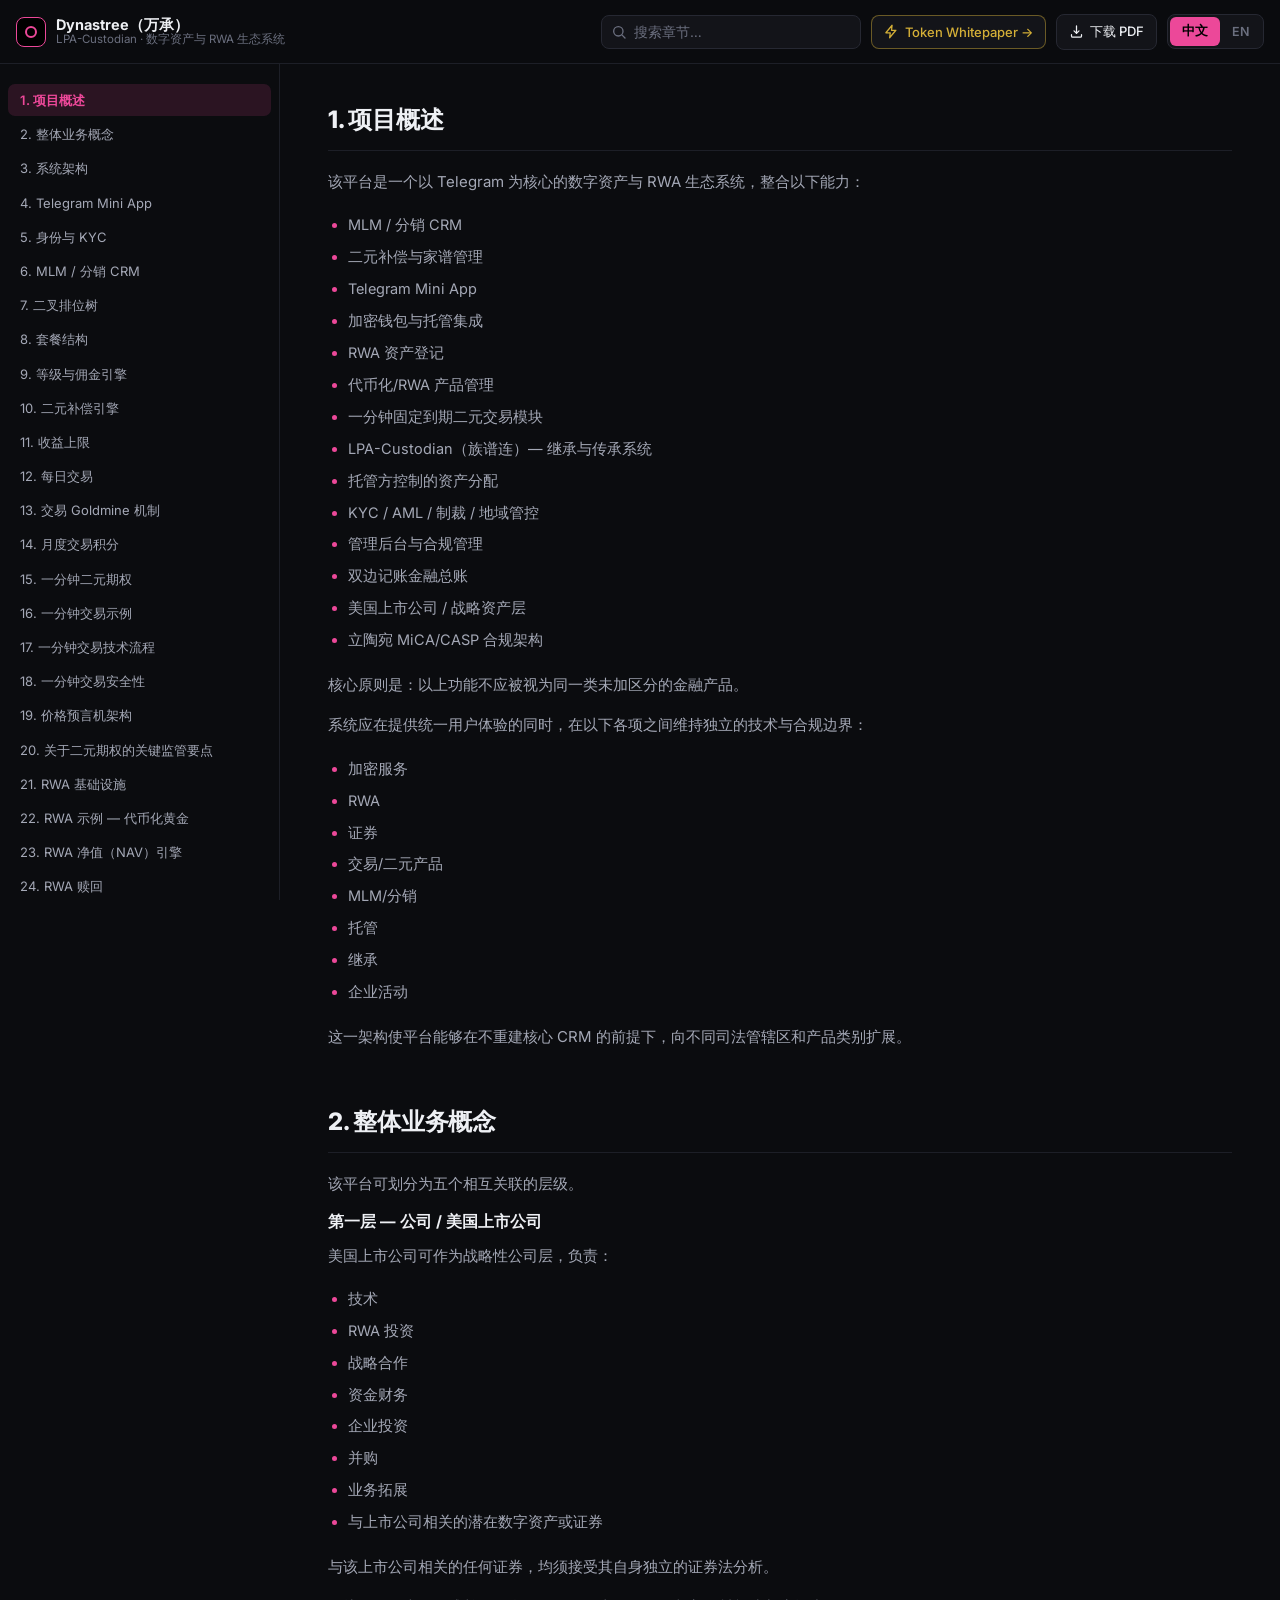
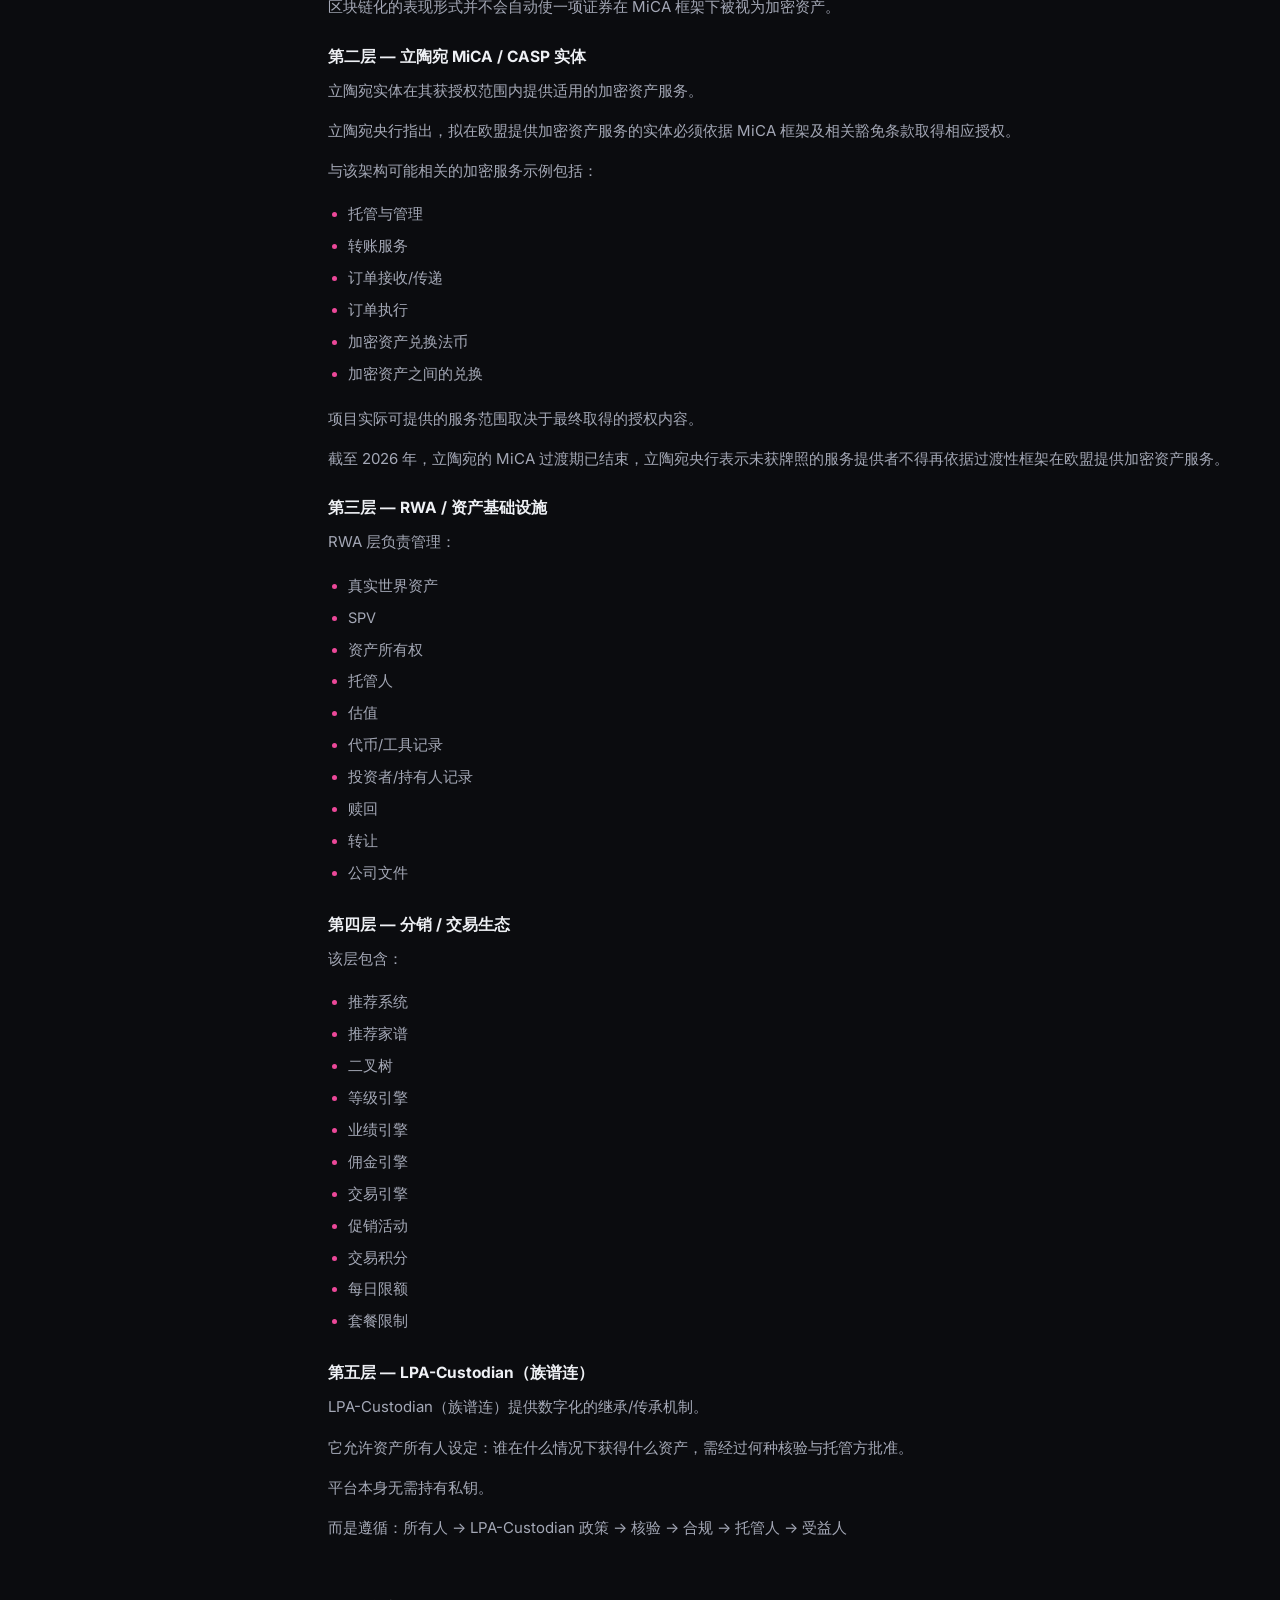
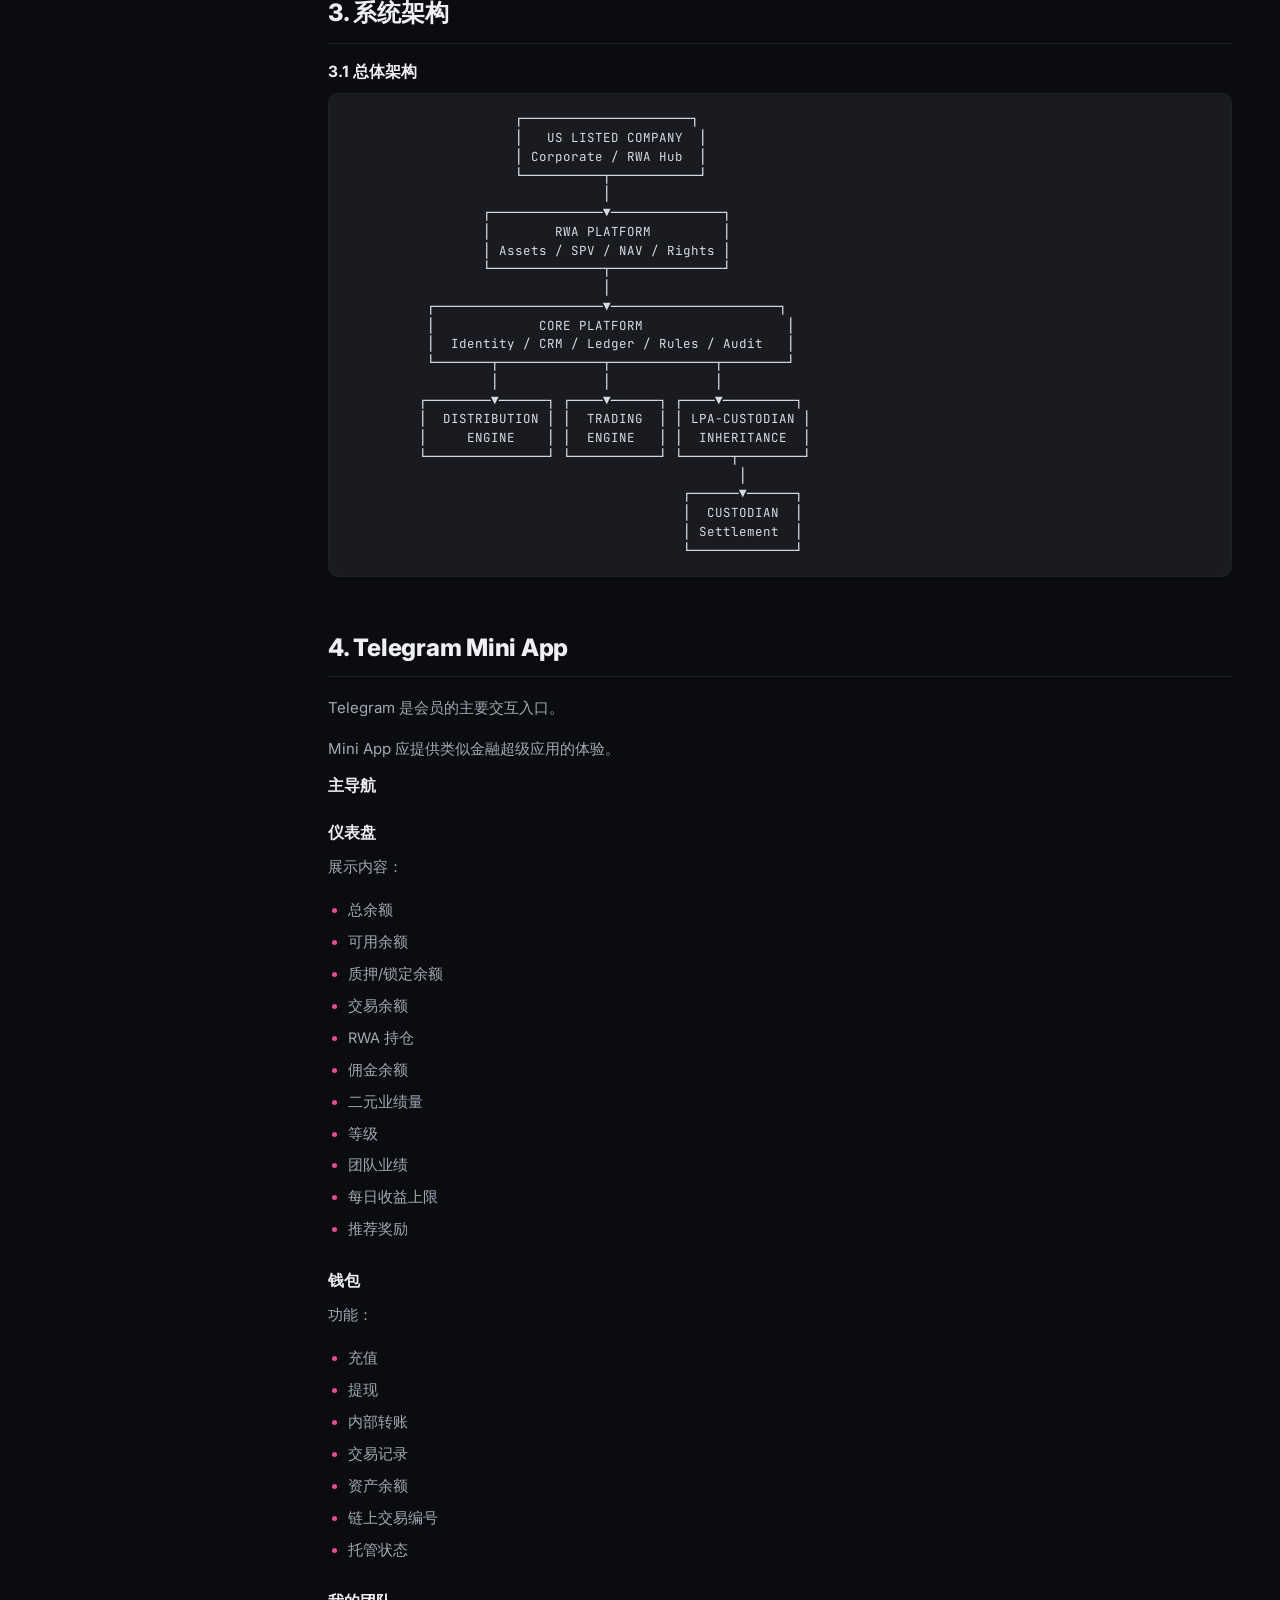
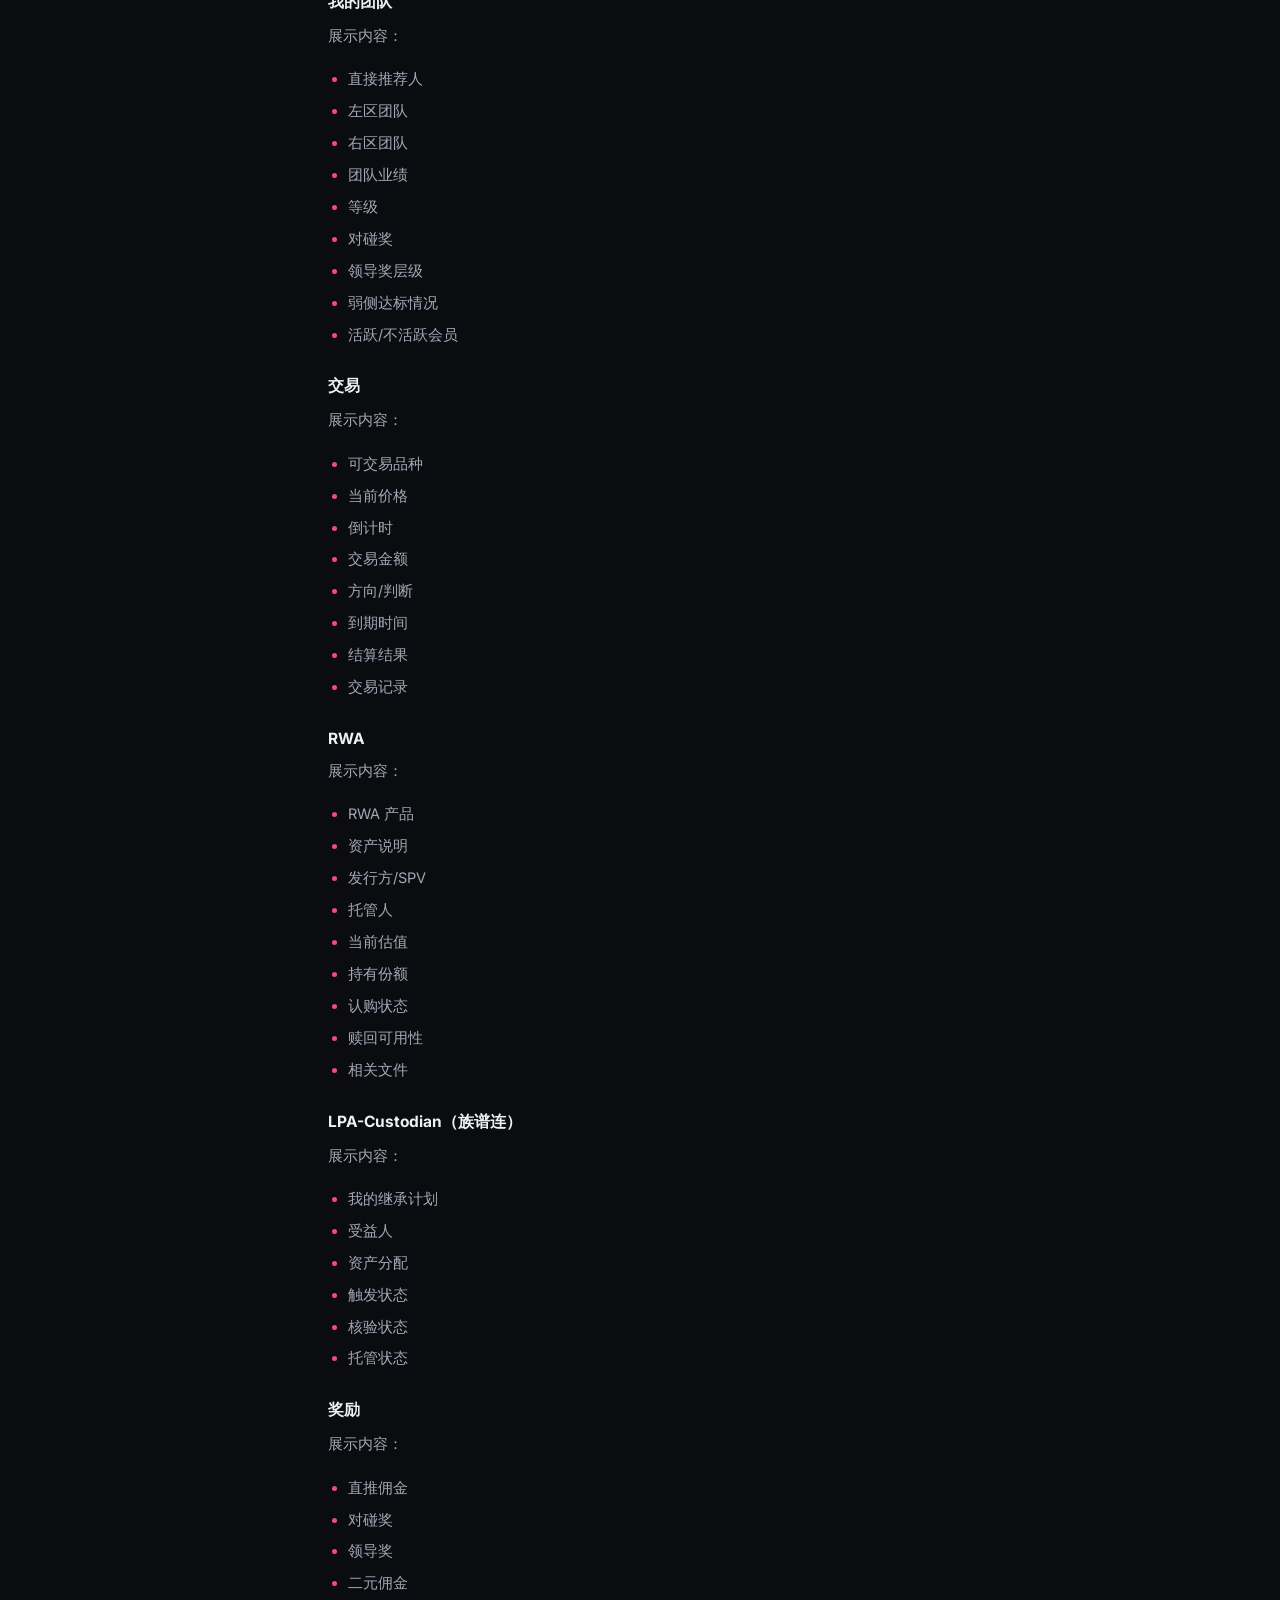
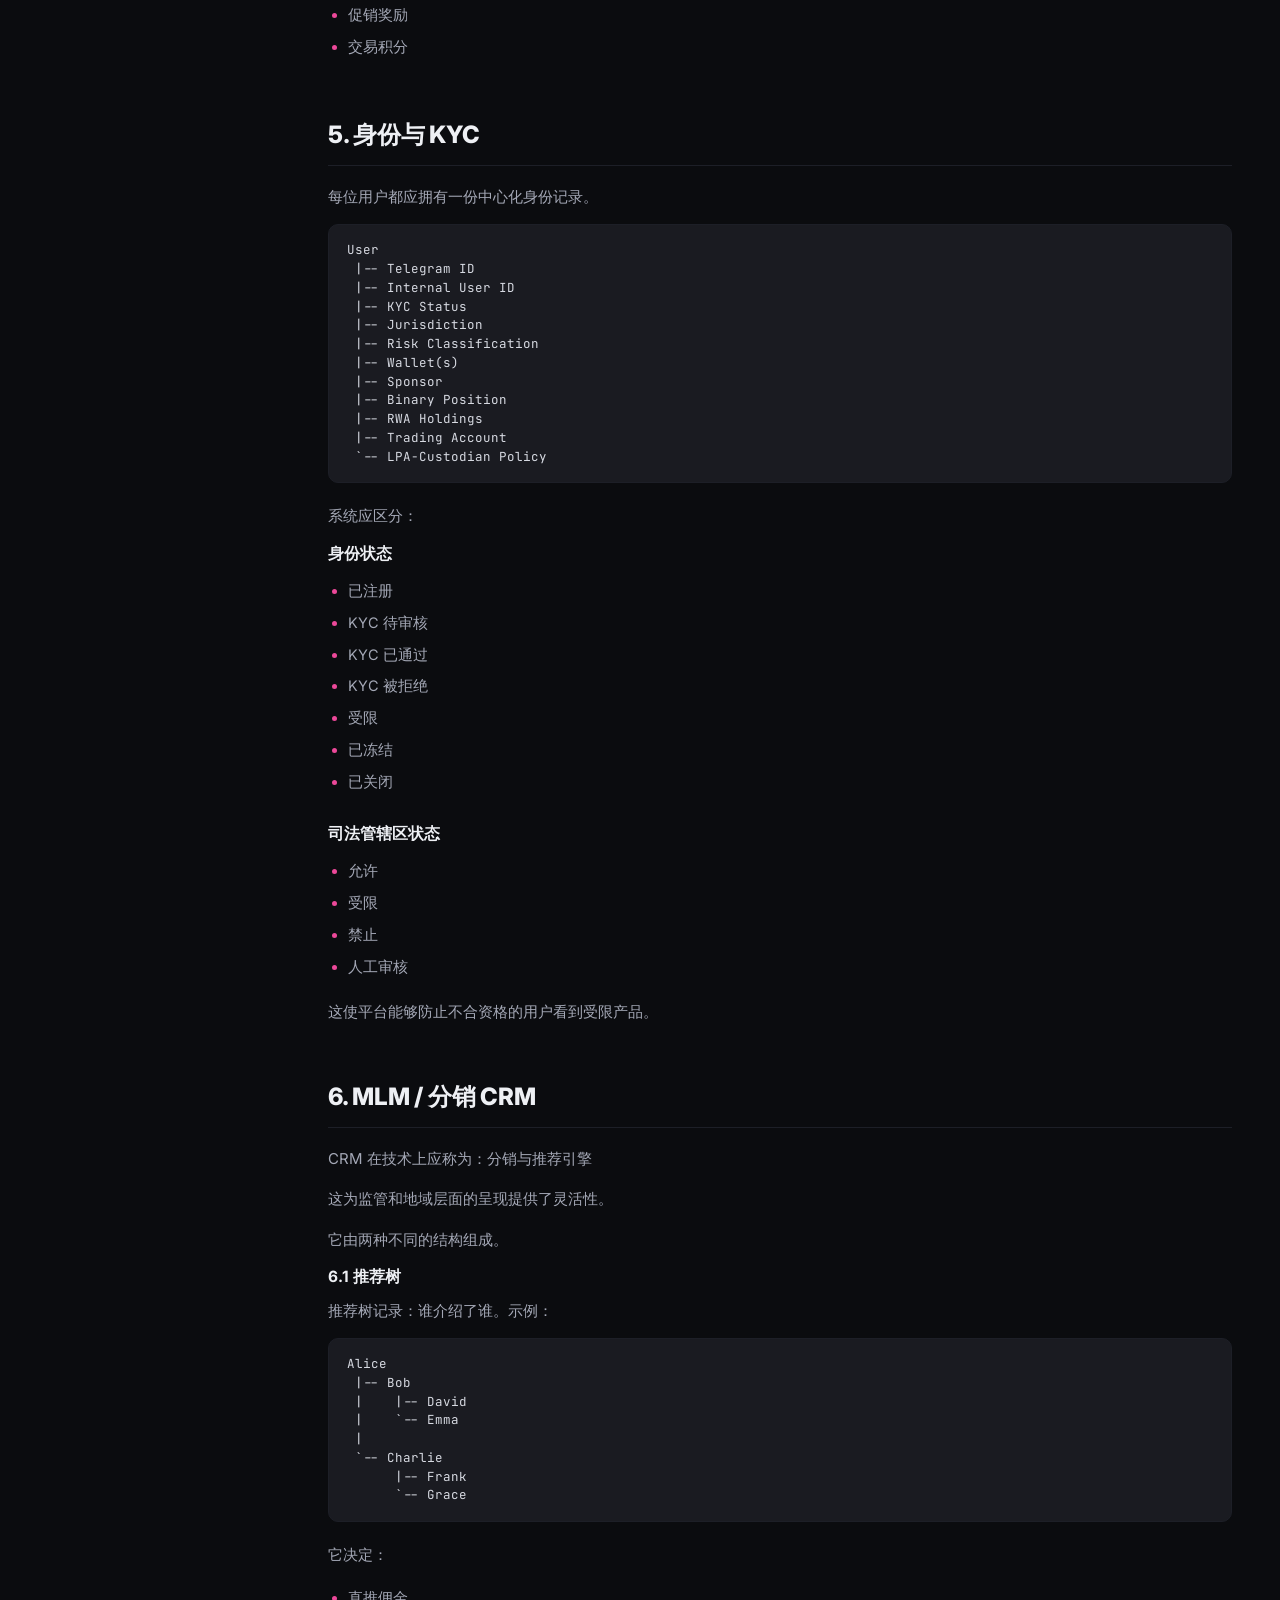
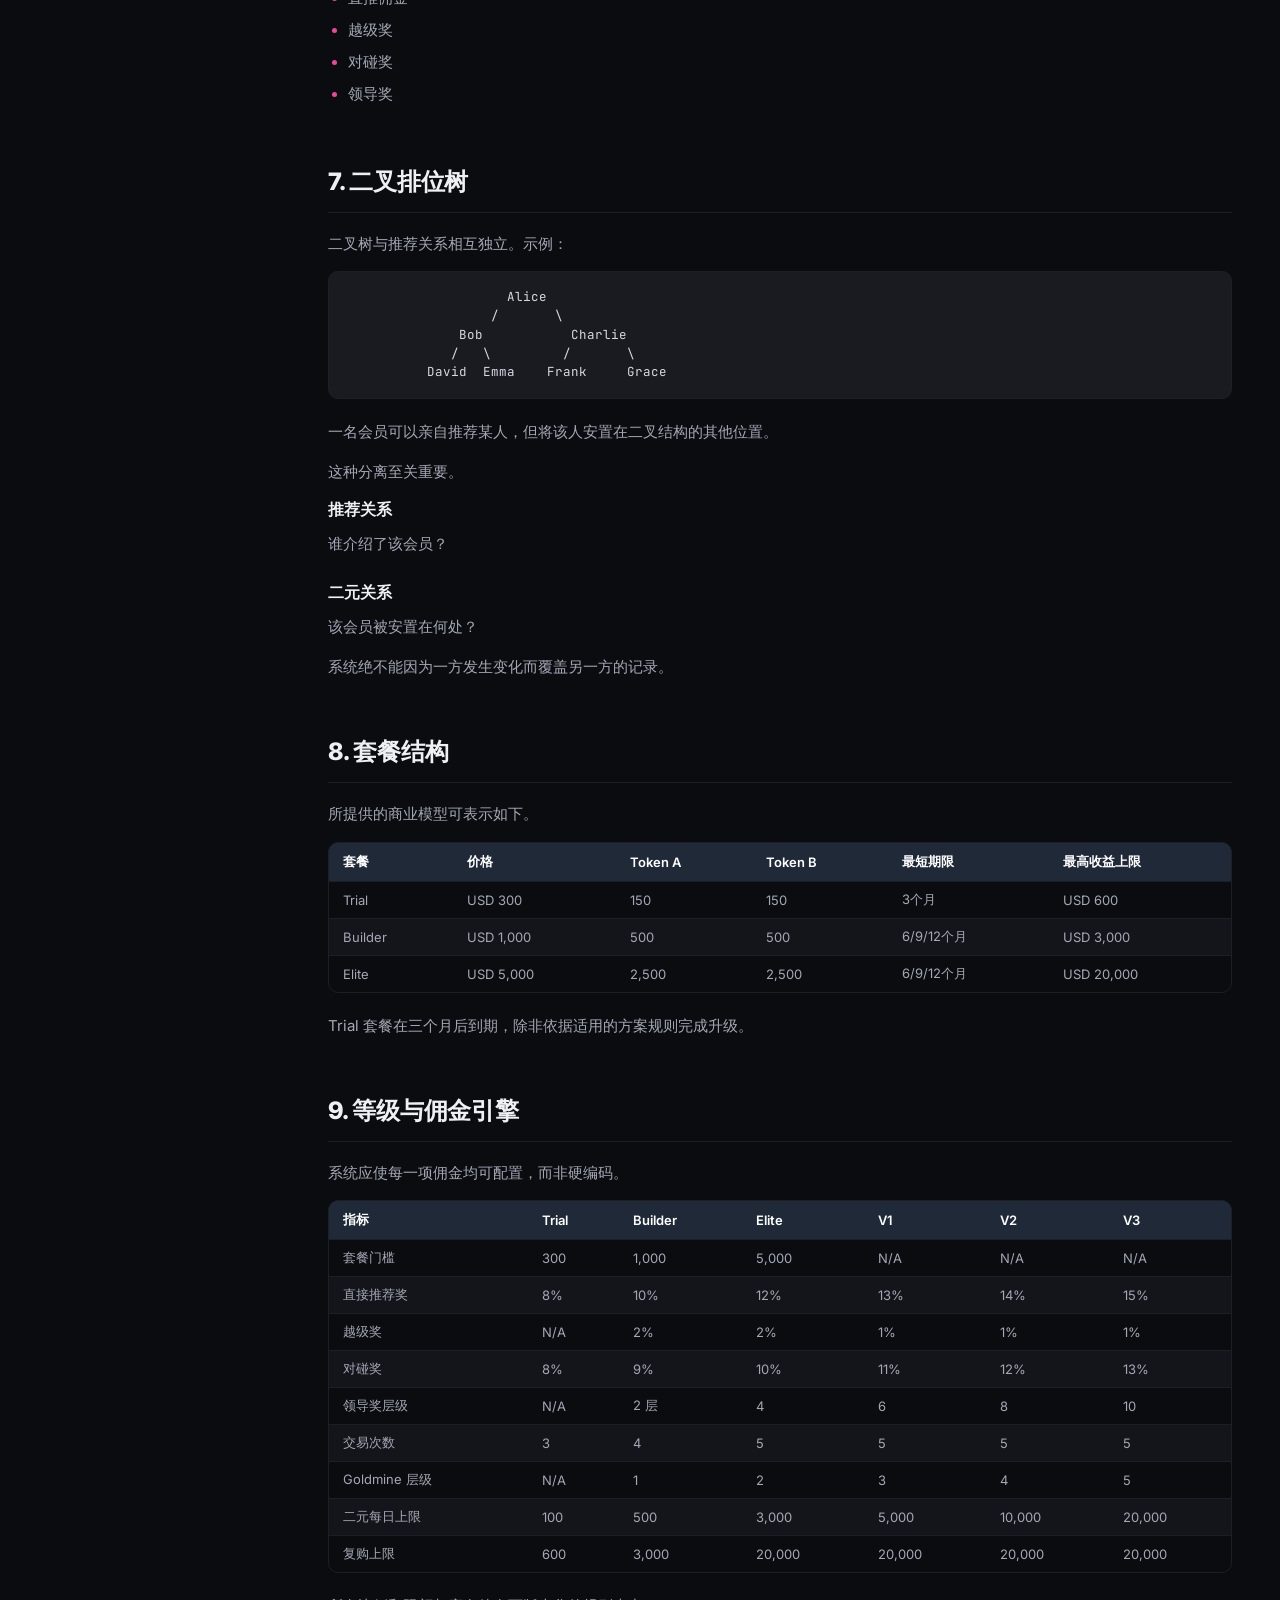
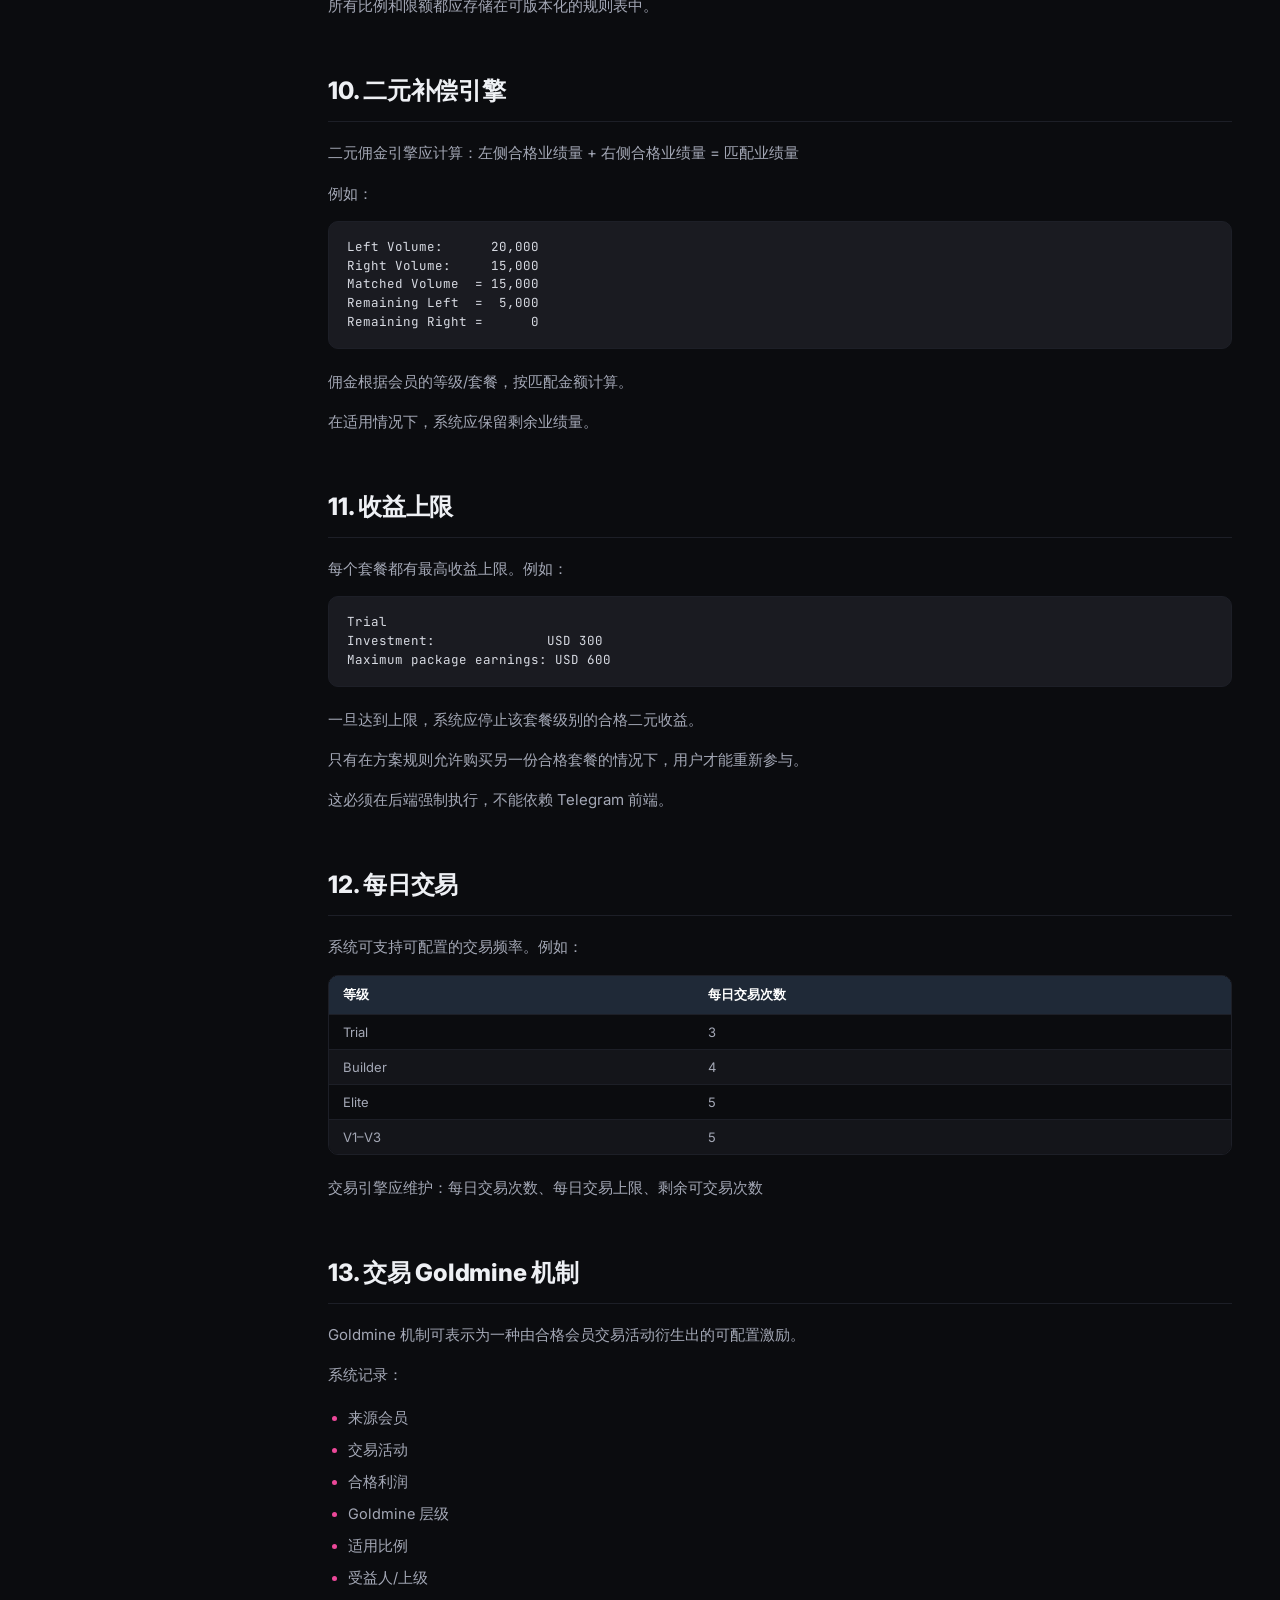
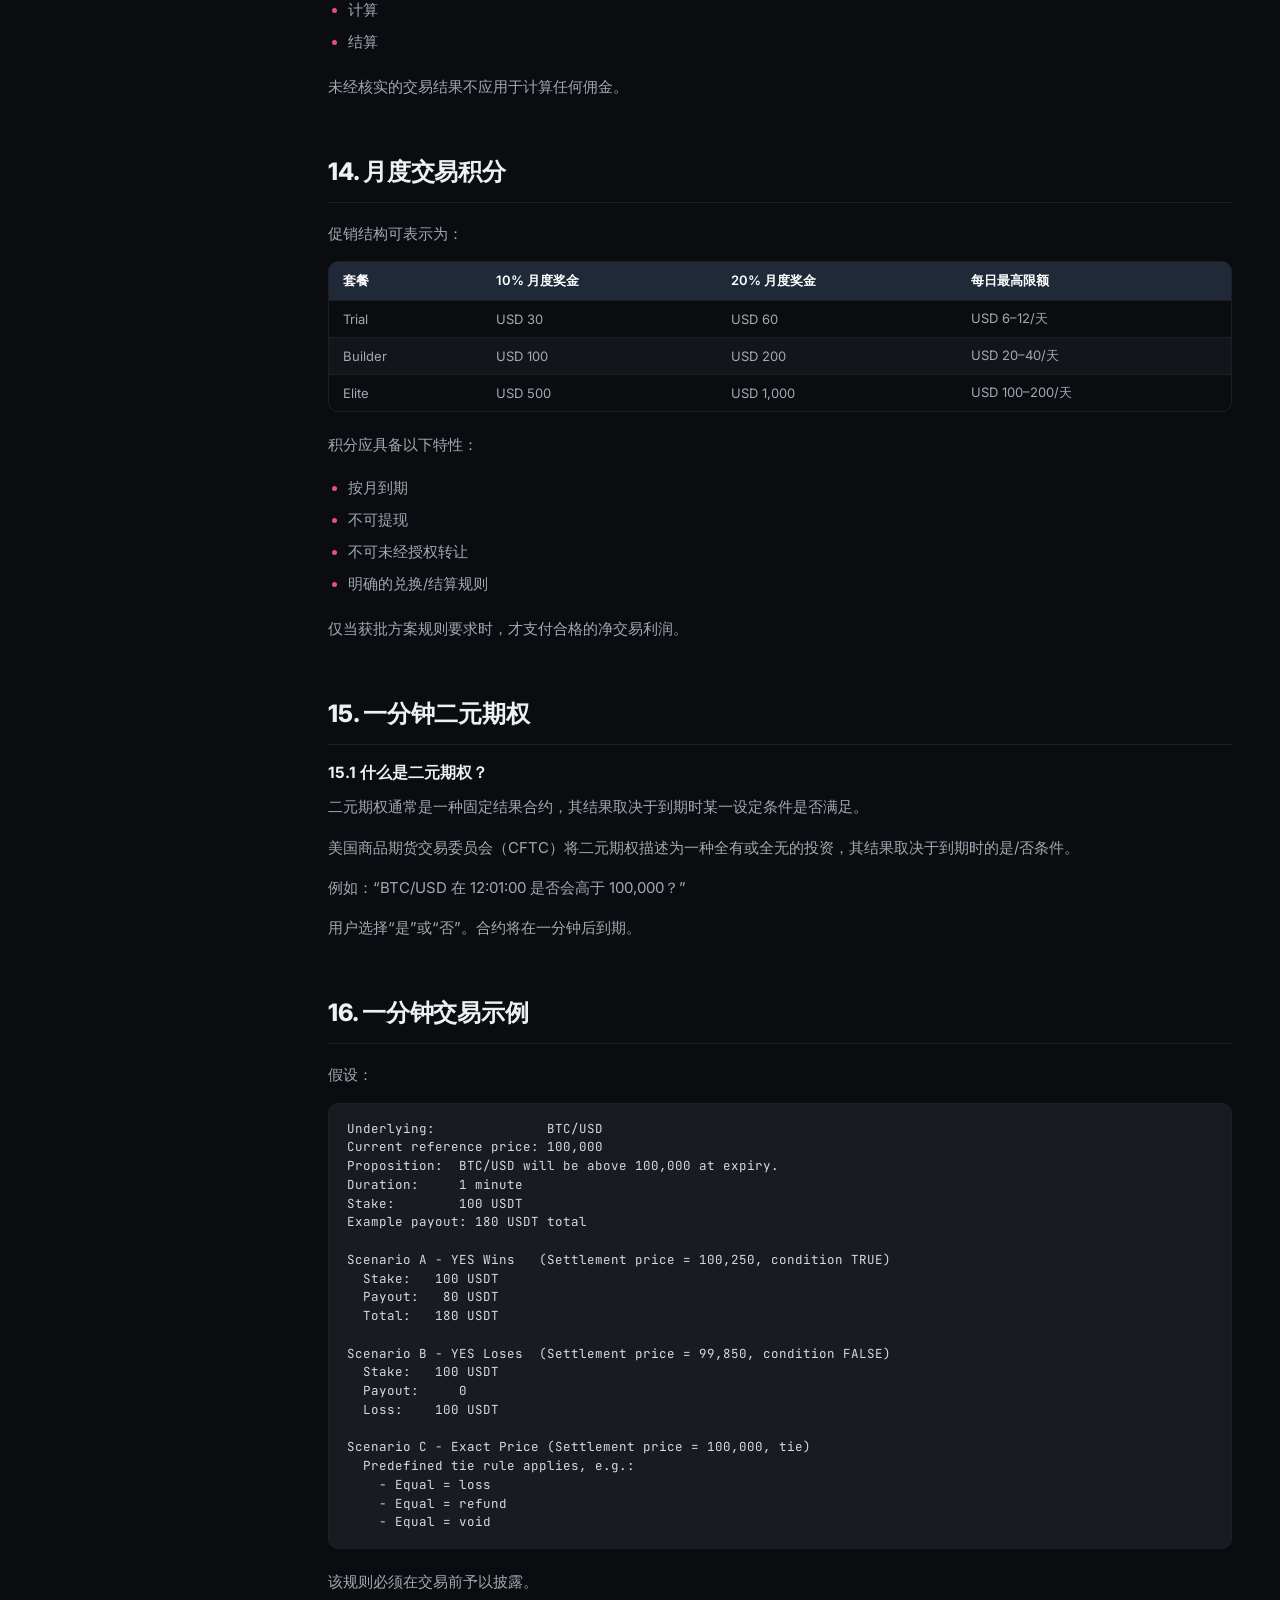
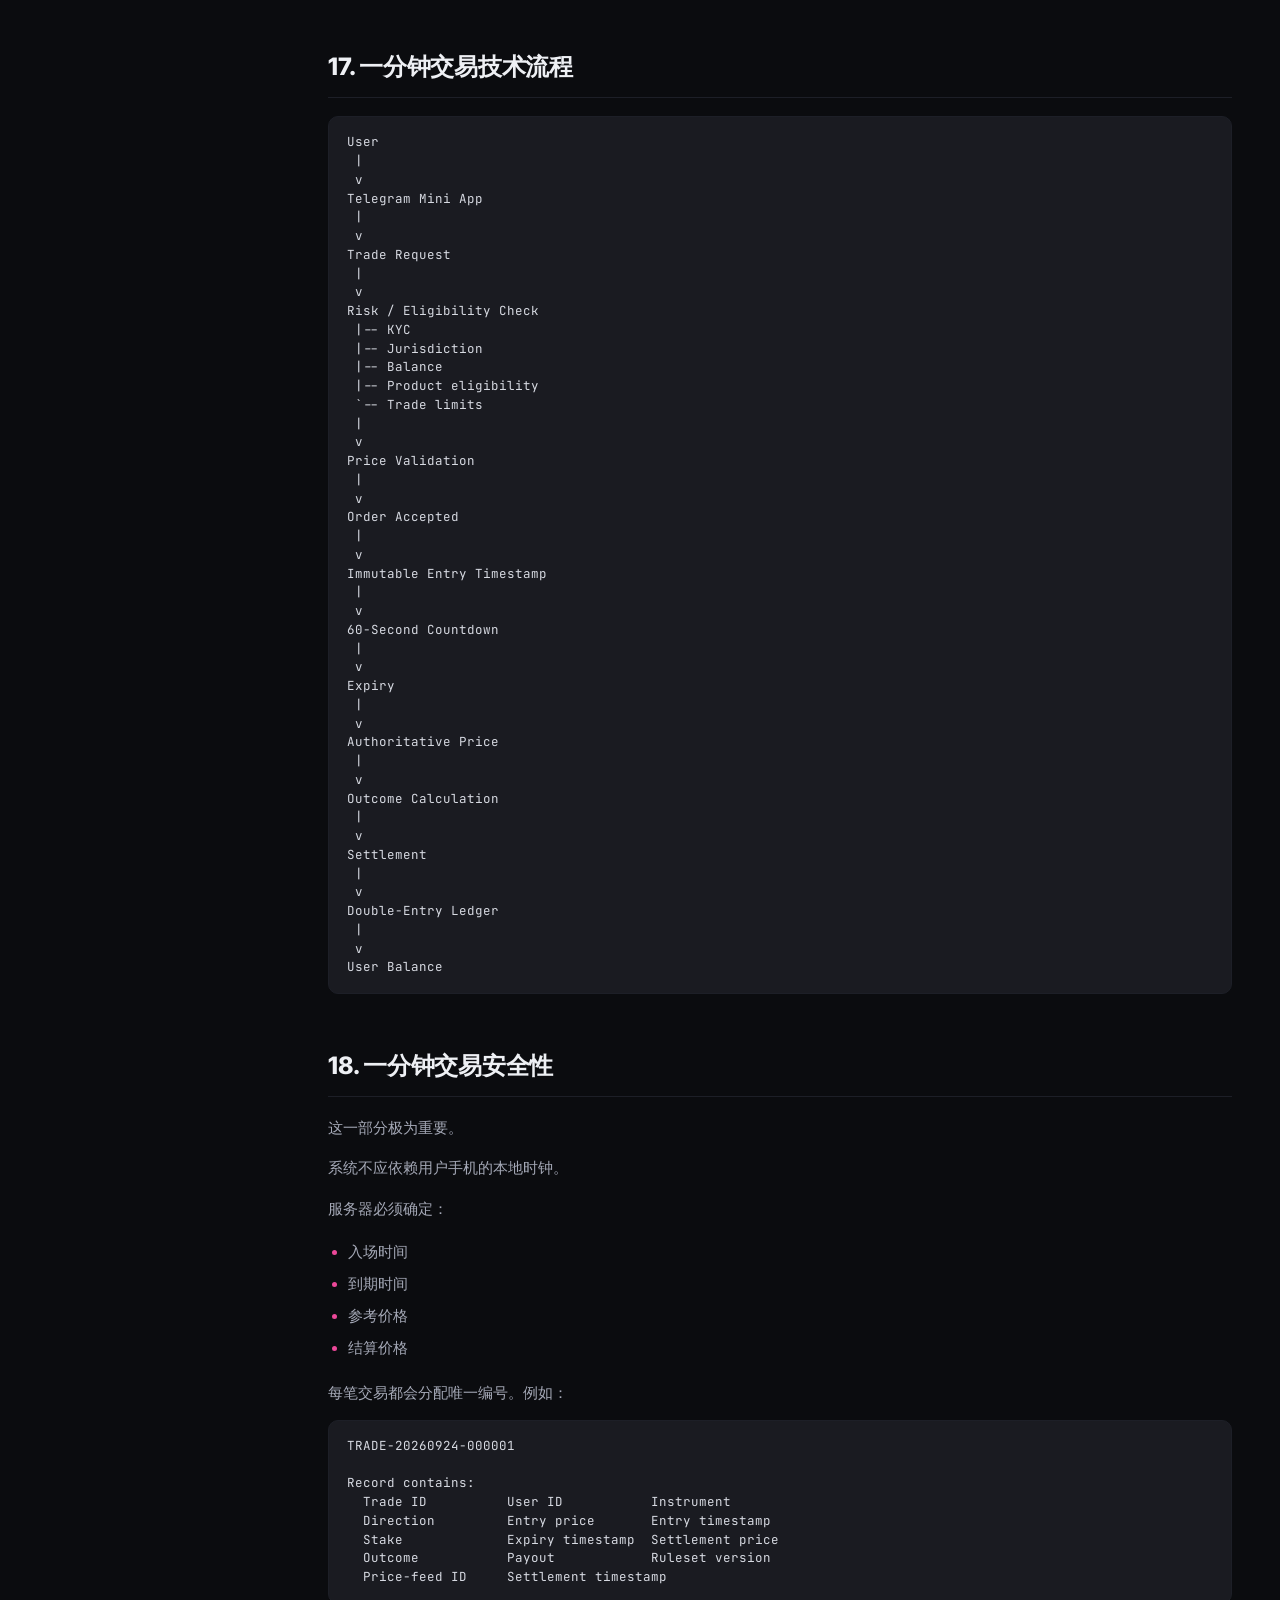
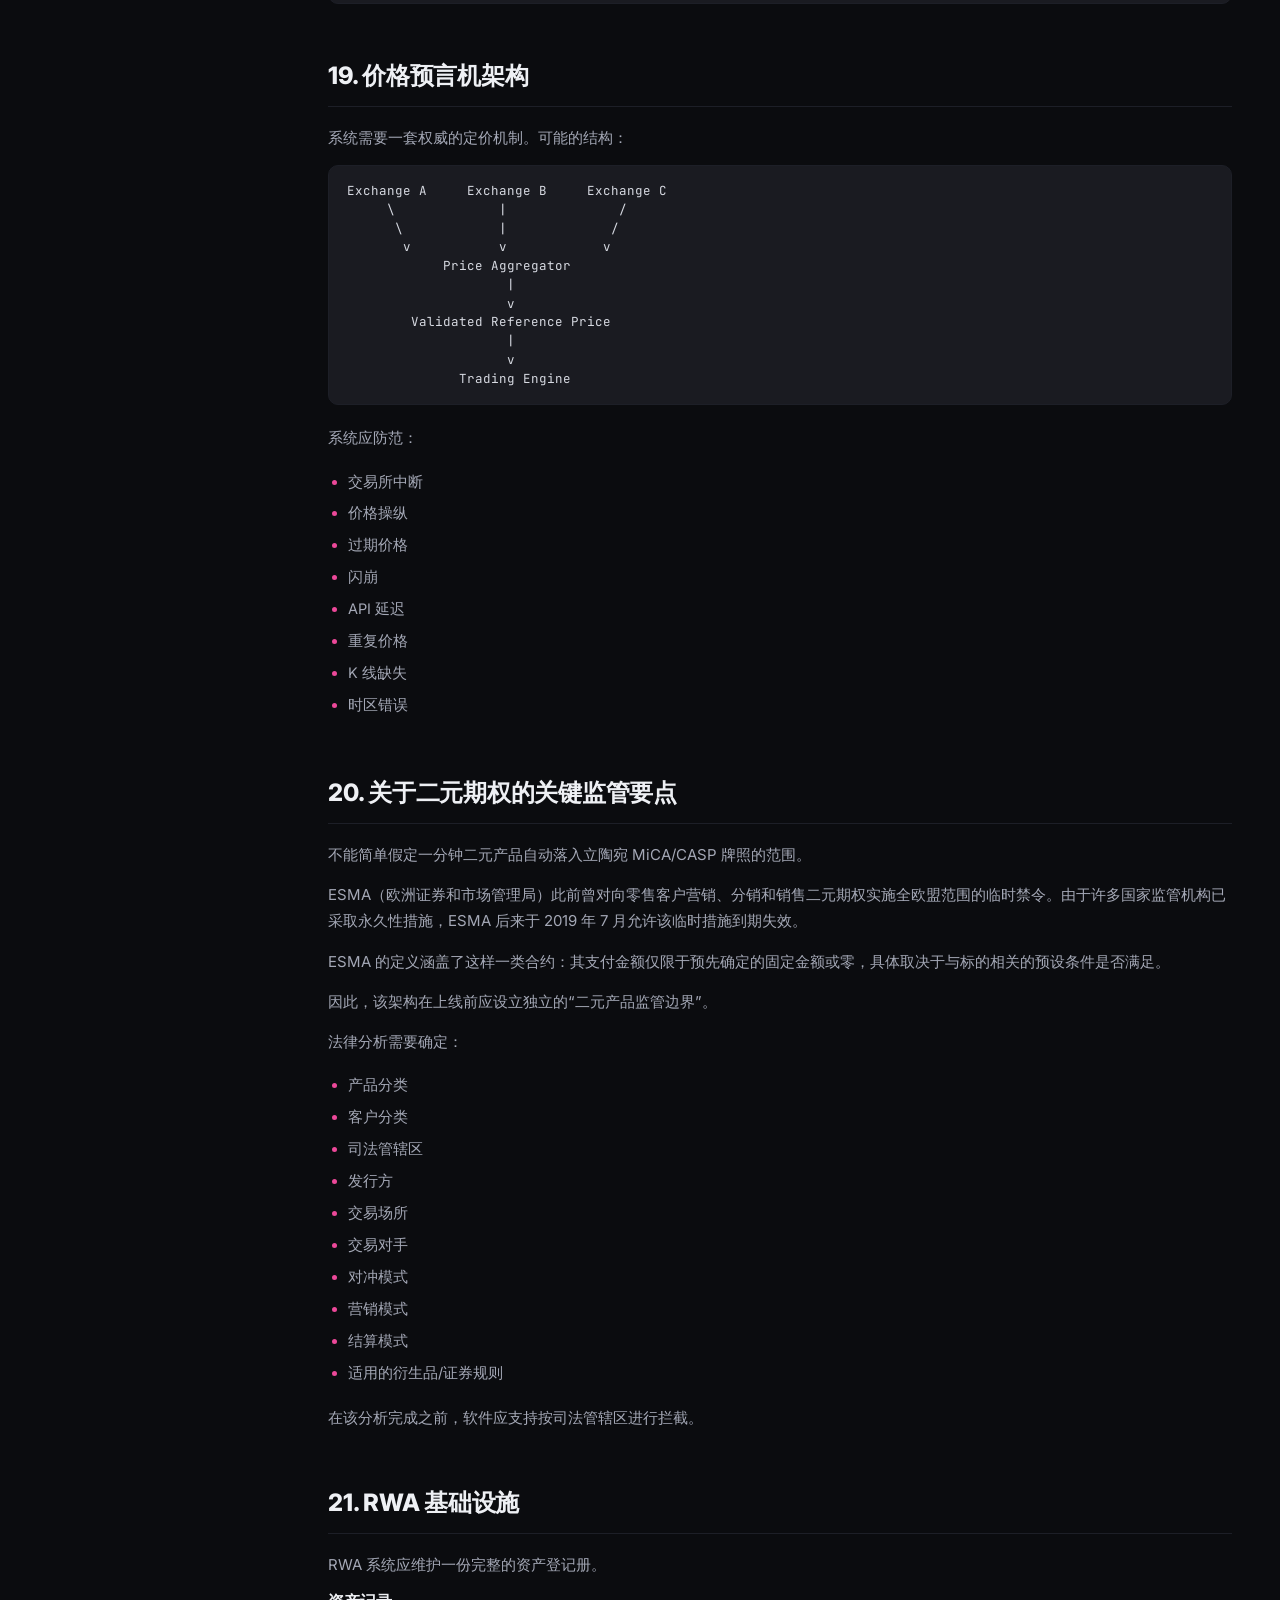
<file: index.html>
<!DOCTYPE html>
<html lang="zh">
<head>
<meta charset="UTF-8">
<meta name="viewport" content="width=device-width, initial-scale=1.0">
<title>Dynastree (万承) — LPA-Custodian</title>
<meta name="description" content="Bilingual specification: Dynastree (万承) LPA-Custodian — digital asset, RWA & distribution ecosystem.">
<link rel="icon" href="data:image/svg+xml,<svg xmlns=%22http://www.w3.org/2000/svg%22 viewBox=%220 0 100 100%22><rect width=%22100%22 height=%22100%22 rx=%2220%22 fill=%22%23000%22/><circle cx=%2250%22 cy=%2250%22 r=%2226%22 fill=%22none%22 stroke=%22%23EC4899%22 stroke-width=%228%22/></svg>">
<link rel="preconnect" href="https://fonts.googleapis.com">
<link rel="preconnect" href="https://fonts.gstatic.com" crossorigin>
<link href="https://fonts.googleapis.com/css2?family=Inter:wght@400;500;600;700;800&family=JetBrains+Mono:wght@400;500;600&display=swap" rel="stylesheet">
<link rel="stylesheet" href="styles.css">
</head>
<body>

<header class="topbar">
  <div class="topbar-inner">
    <button class="nav-toggle" id="navToggle" aria-label="Toggle navigation">
      <svg width="20" height="20" viewBox="0 0 24 24" fill="none"><path d="M3 6h18M3 12h18M3 18h18" stroke="currentColor" stroke-width="2" stroke-linecap="round"/></svg>
    </button>
    <div class="brand">
      <span class="brand-mark" aria-hidden="true"></span>
      <div class="brand-text">
        <span class="brand-title" data-i18n="brandTitle">Dynastree（万承）</span>
        <span class="brand-sub" data-i18n="brandSub">LPA-Custodian · 数字资产与 RWA 生态系统</span>
      </div>
    </div>

    <div class="topbar-actions">
      <div class="search-wrap">
        <svg class="search-icon" width="16" height="16" viewBox="0 0 24 24" fill="none"><circle cx="11" cy="11" r="7" stroke="currentColor" stroke-width="2"/><path d="M21 21l-4.3-4.3" stroke="currentColor" stroke-width="2" stroke-linecap="round"/></svg>
        <input type="text" id="searchInput" class="search-input" placeholder="Search sections…" data-i18n-placeholder="searchPlaceholder" autocomplete="off">
        <div id="searchResults" class="search-results" hidden></div>
      </div>

      <a class="pdf-btn" href="whitepaper.html" style="border-color: rgba(212,175,55,0.45); color: #d4af37;">
        <svg width="15" height="15" viewBox="0 0 24 24" fill="none"><path d="M13 2L3 14h7l-1 8 10-12h-7l1-8z" stroke="currentColor" stroke-width="2" stroke-linejoin="round"/></svg>
        <span>Token Whitepaper →</span>
      </a>

      <a id="pdfLink" class="pdf-btn" href="assets/Dynastree_LPA-Custodian_EN_CN.pdf" target="_blank" rel="noopener">
        <svg width="15" height="15" viewBox="0 0 24 24" fill="none"><path d="M12 3v12m0 0l-4-4m4 4l4-4M4 17v2a2 2 0 002 2h12a2 2 0 002-2v-2" stroke="currentColor" stroke-width="2" stroke-linecap="round" stroke-linejoin="round"/></svg>
        <span data-i18n="downloadPdf">Download PDF</span>
      </a>

      <div class="lang-toggle" role="group" aria-label="Language">
        <button class="lang-btn active" id="langZh" data-lang="zh">中文</button>
        <button class="lang-btn" id="langEn" data-lang="en">EN</button>
      </div>
    </div>
  </div>
</header>

<div class="layout">
  <nav class="sidebar" id="sidebar">
    <div class="sidebar-scroll" id="sidebarNav"></div>
  </nav>

  <div class="sidebar-backdrop" id="sidebarBackdrop"></div>

  <main class="content" id="content">
    <!-- sections injected here -->
  </main>
</div>

<footer class="site-footer">
  <span data-i18n="footerText">© Dynastree（万承）· LPA-Custodian</span>
</footer>

<script src="app.js"></script>
</body>
</html>
</file>
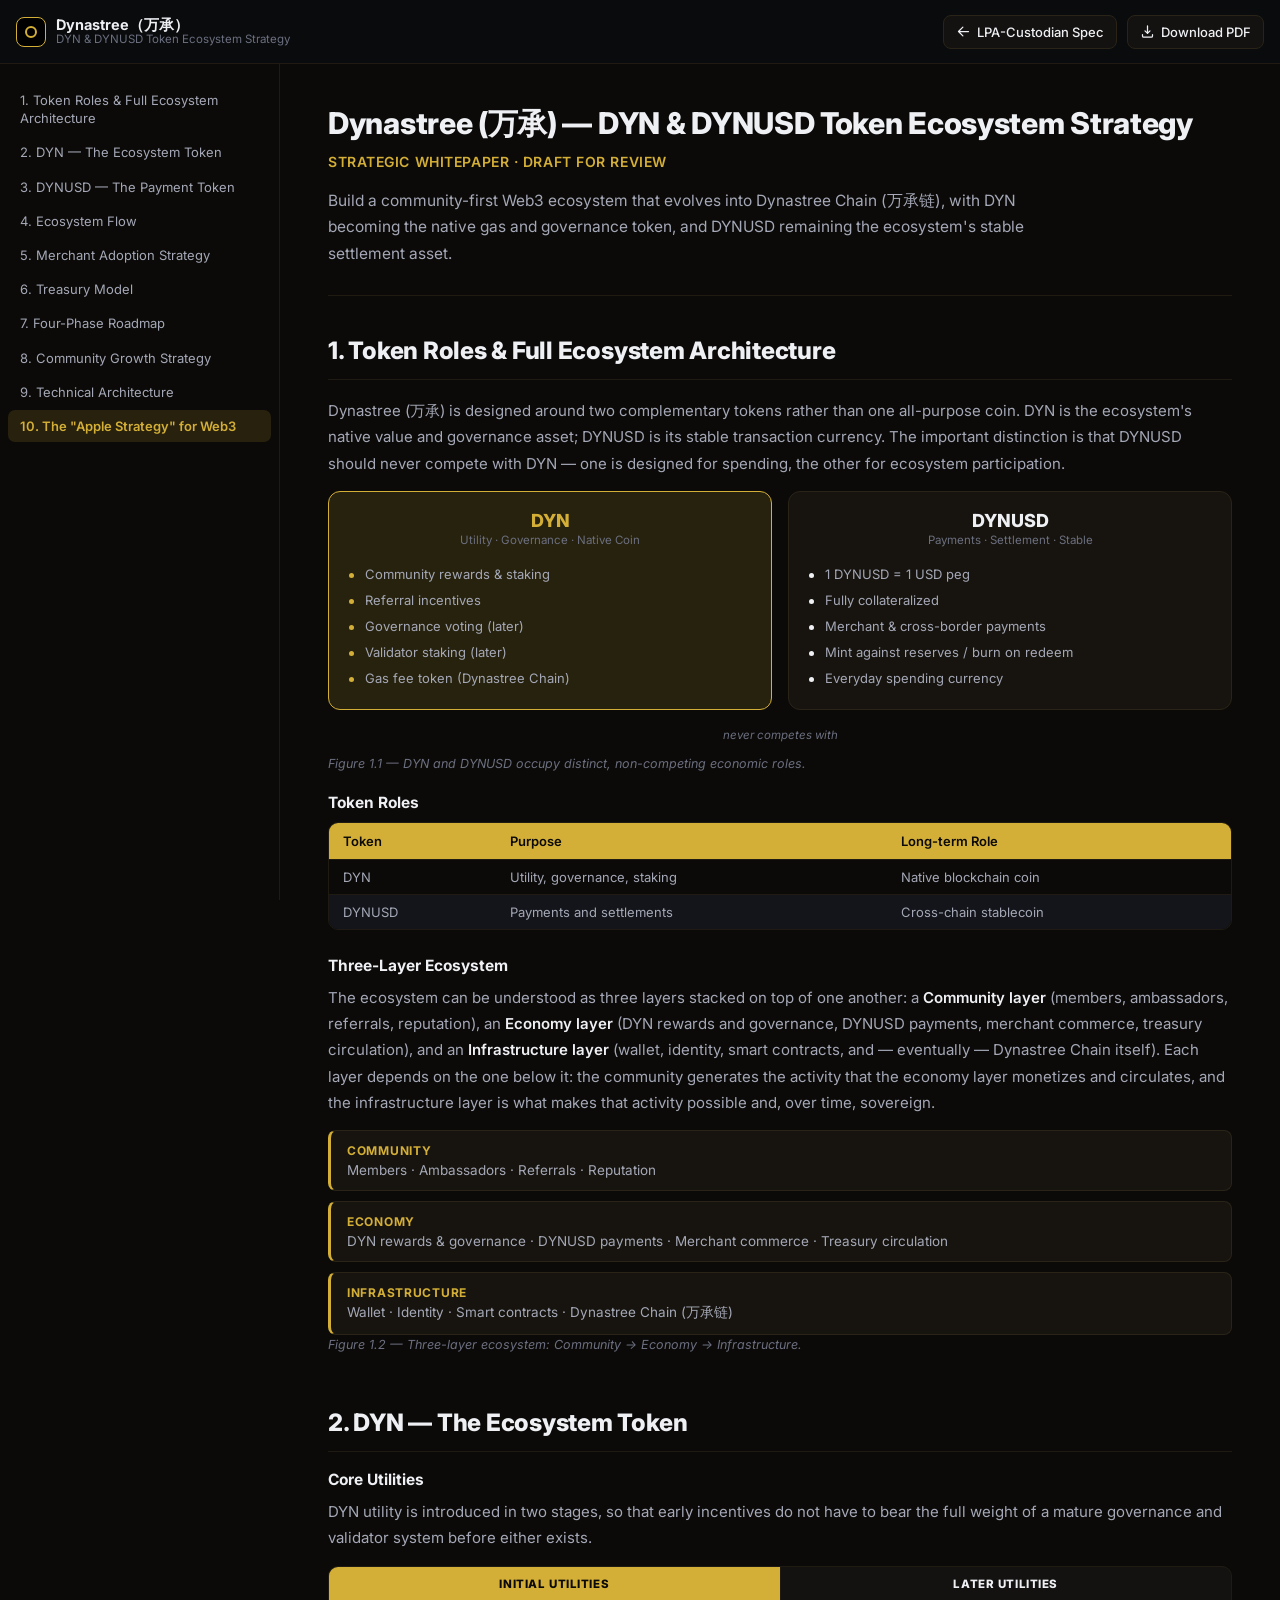
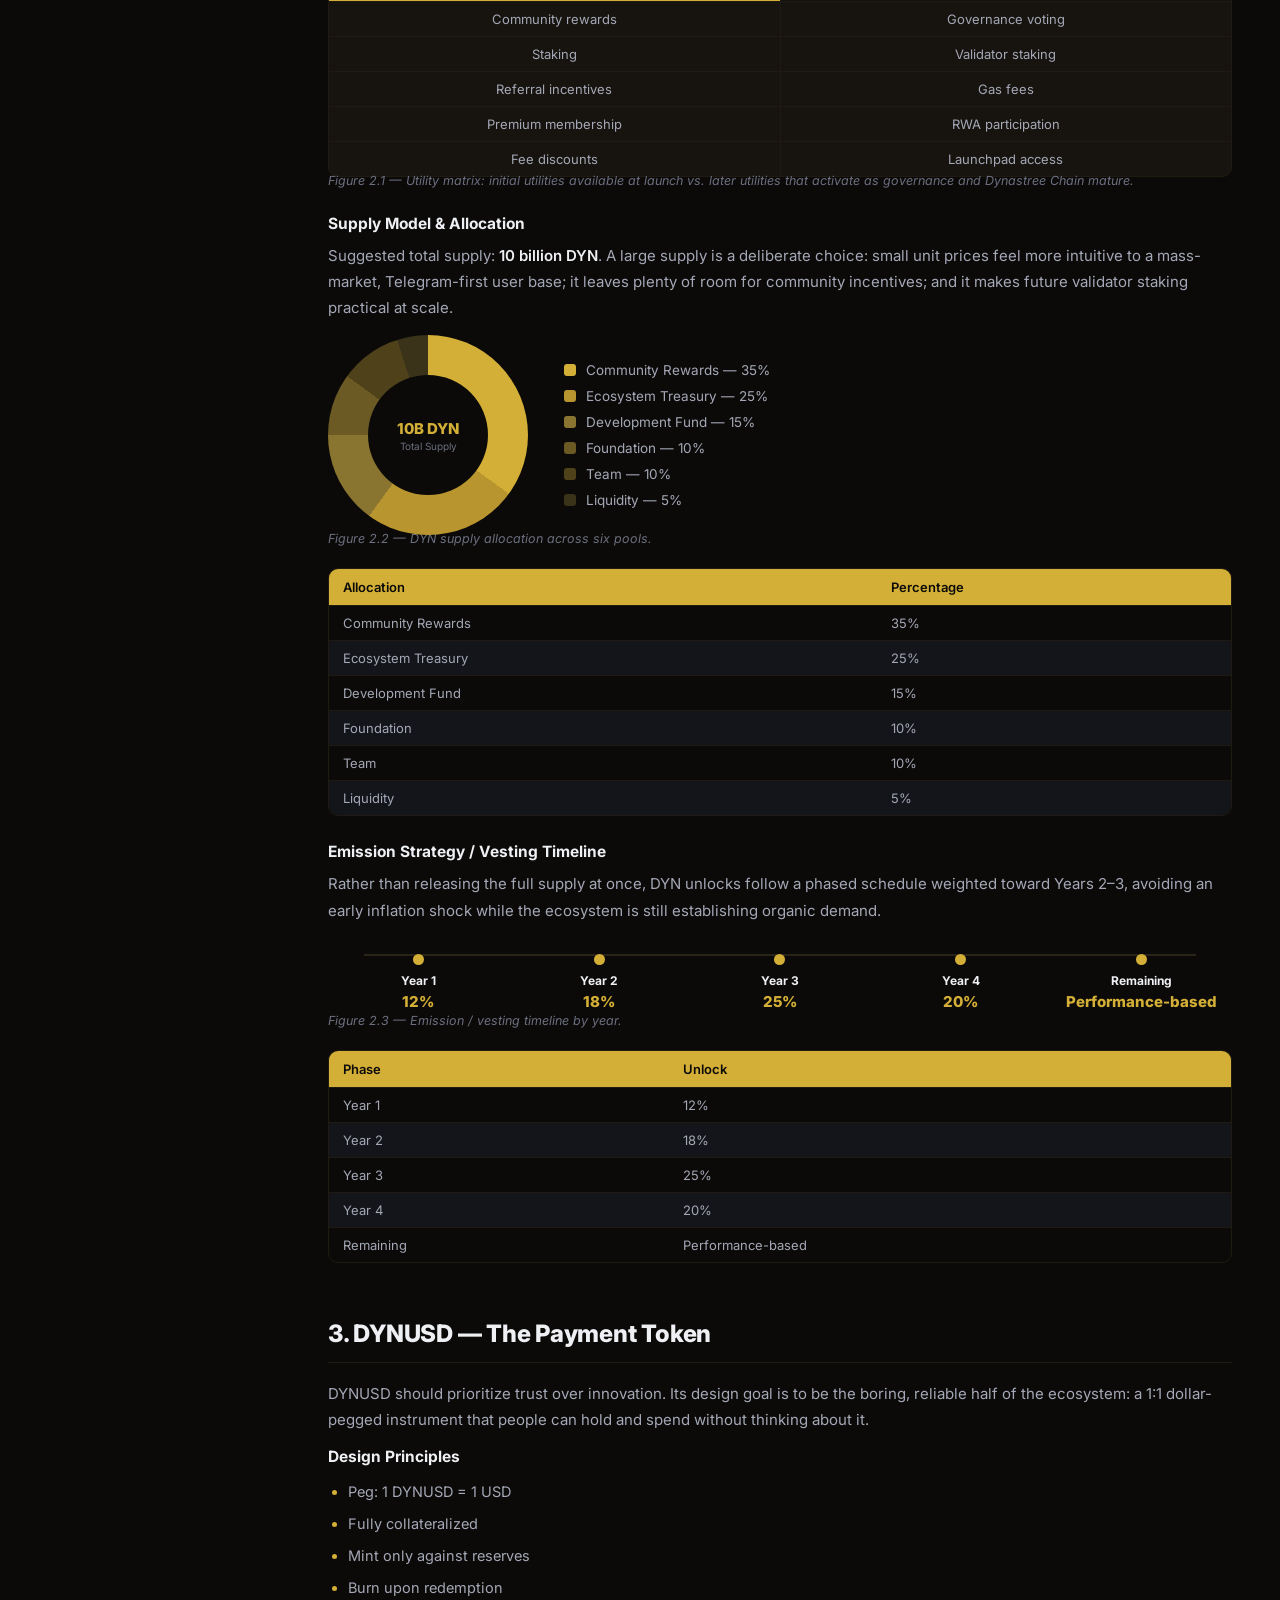
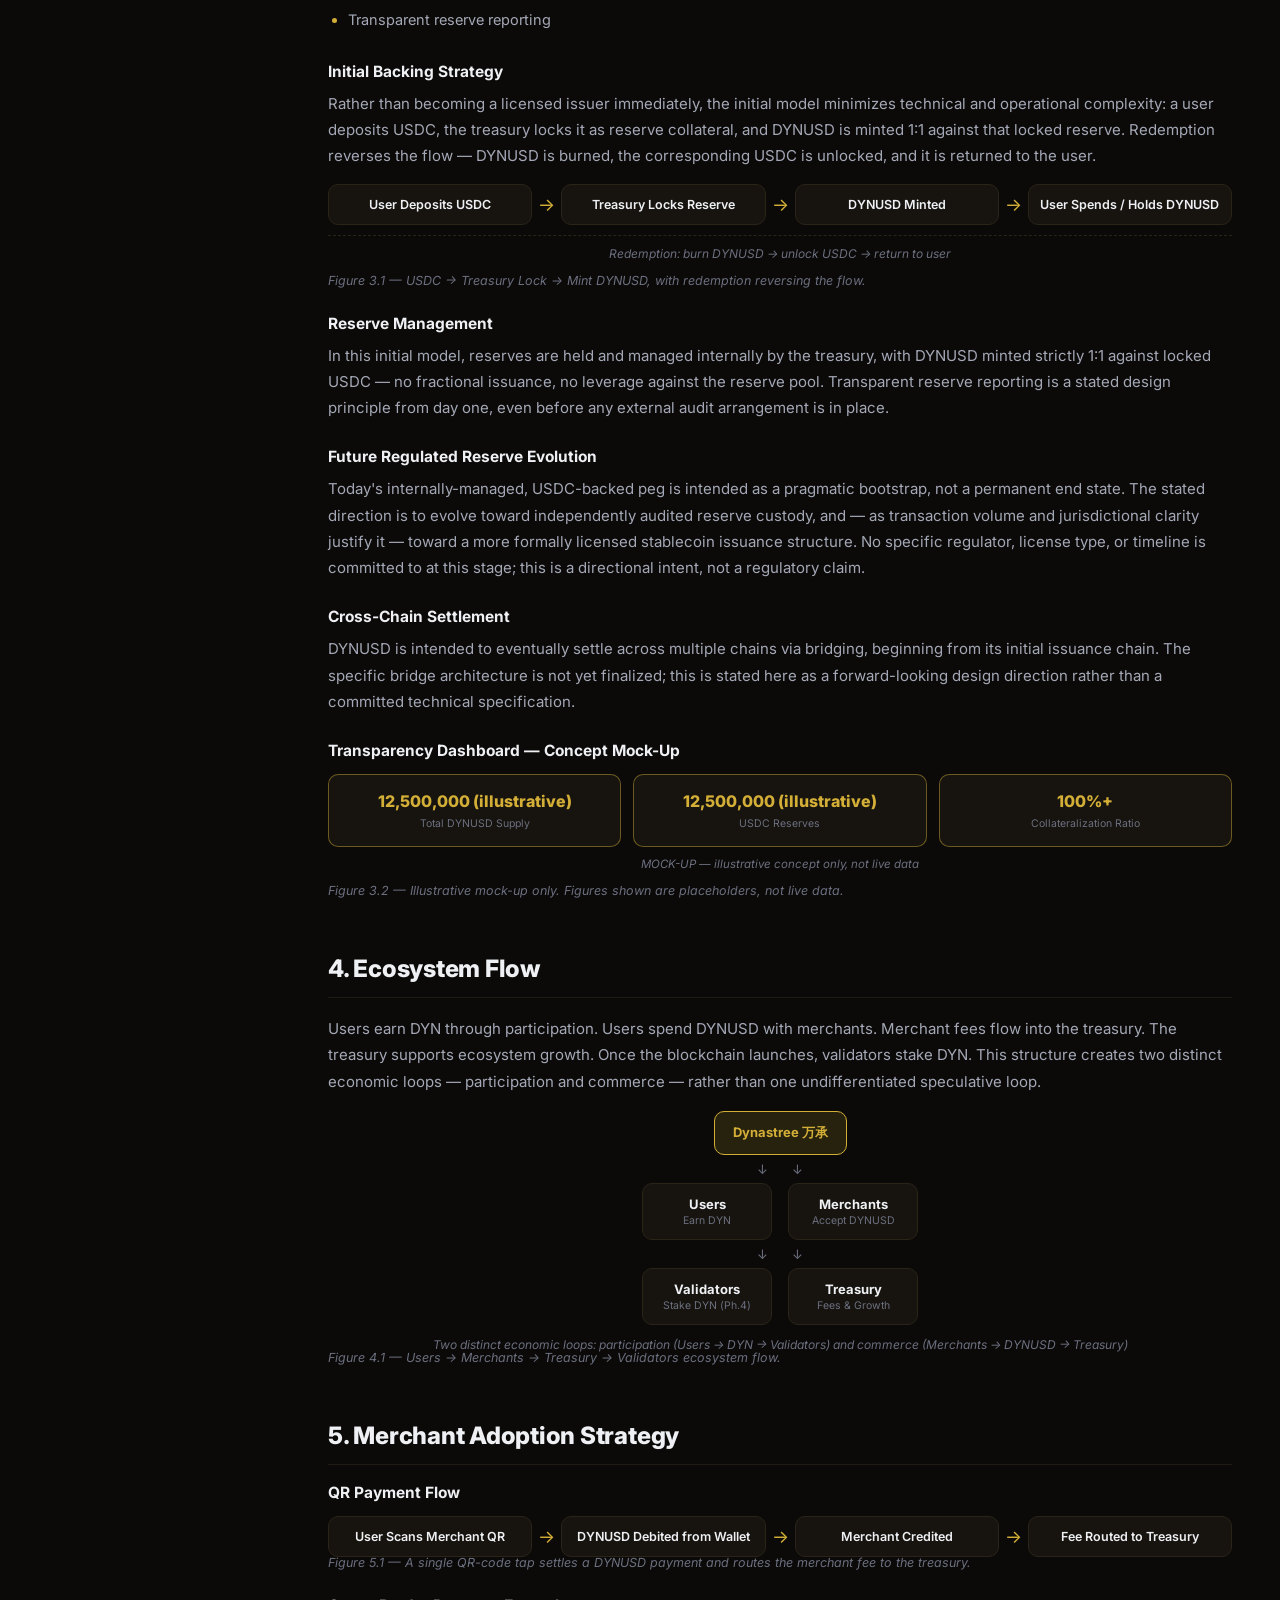
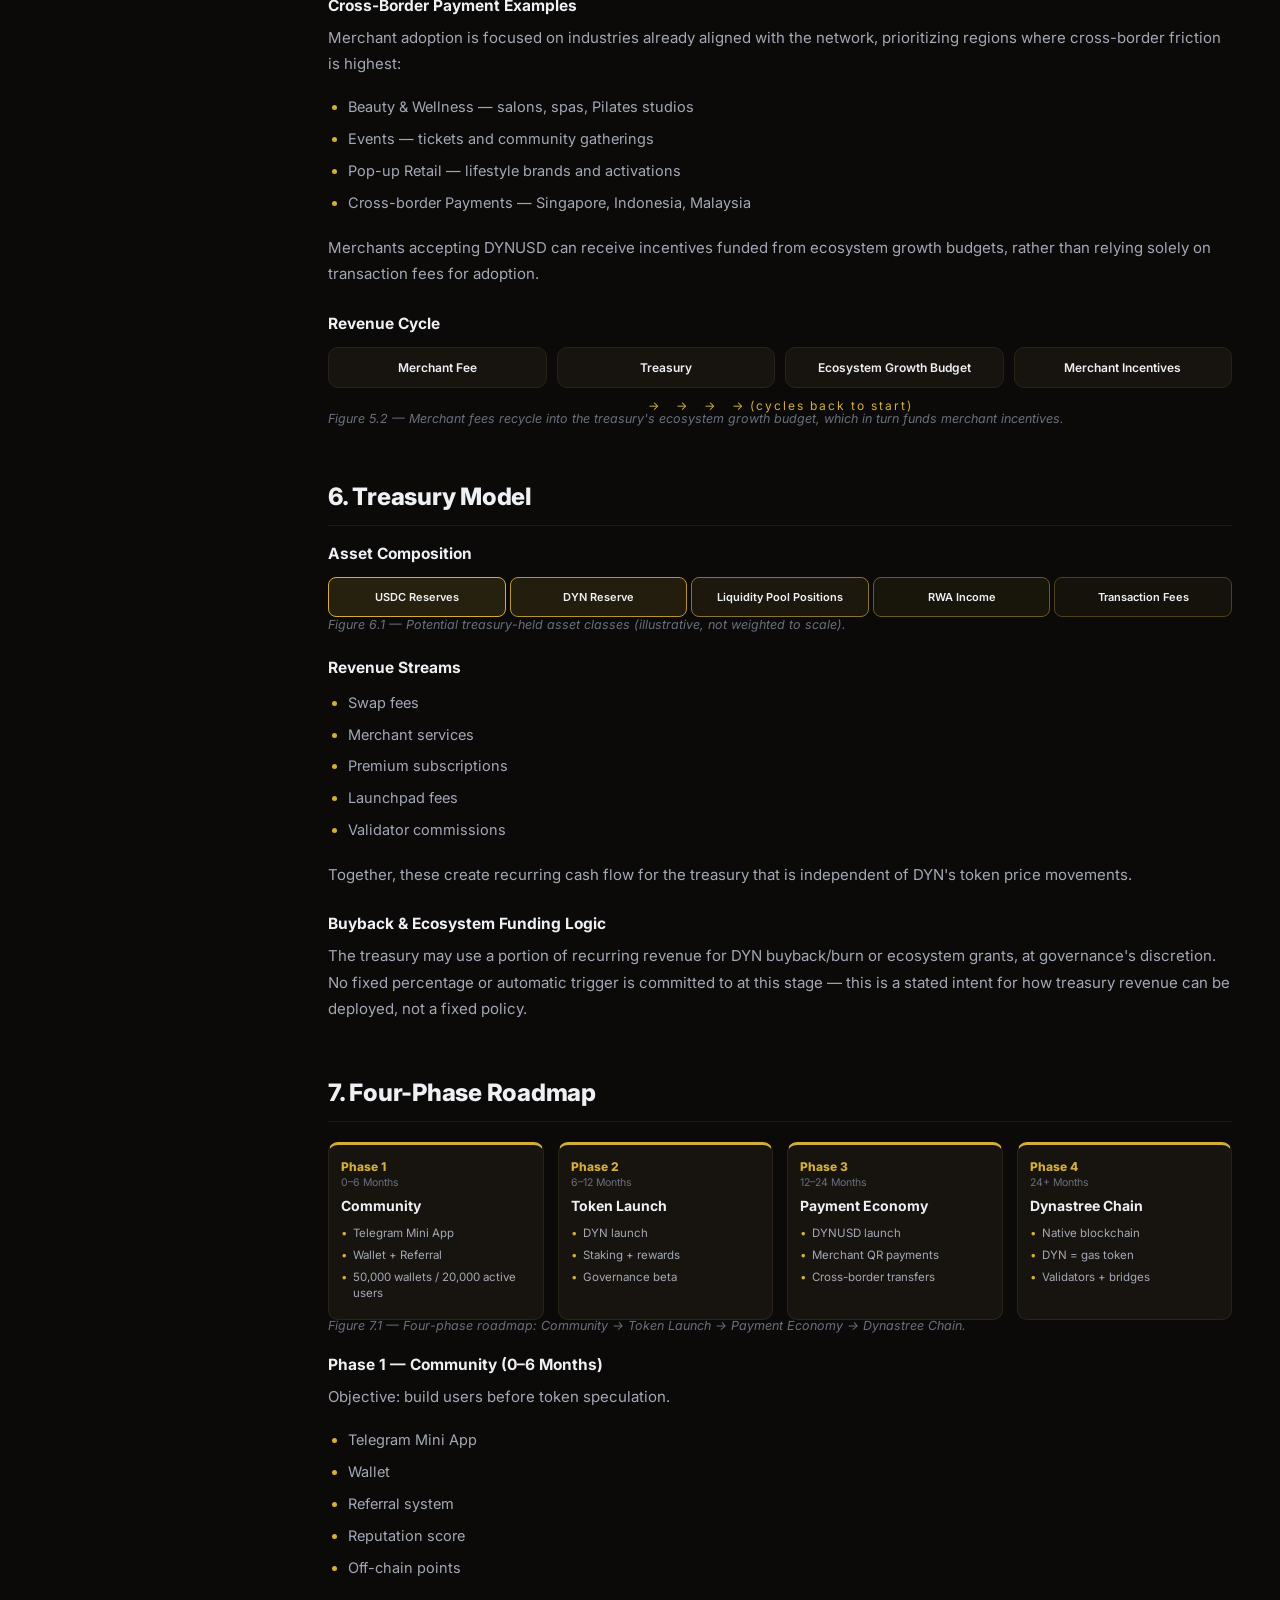
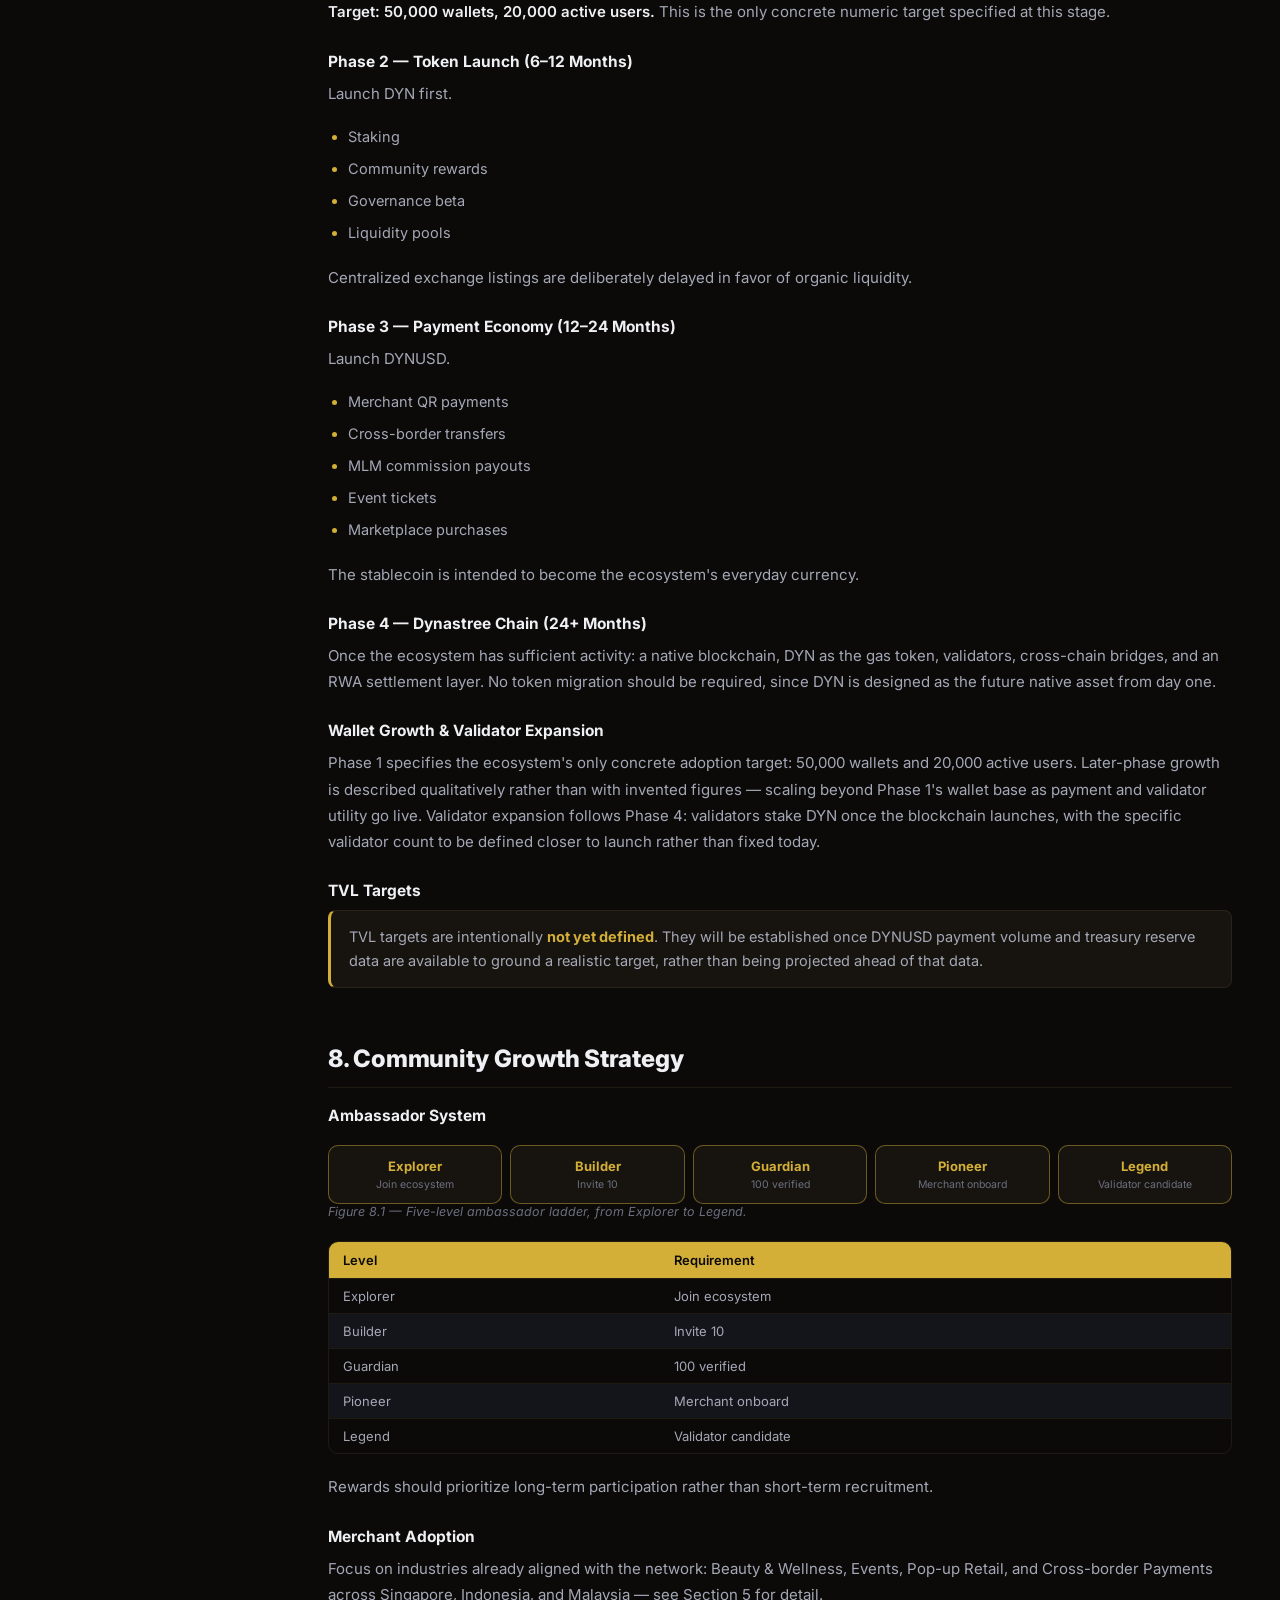
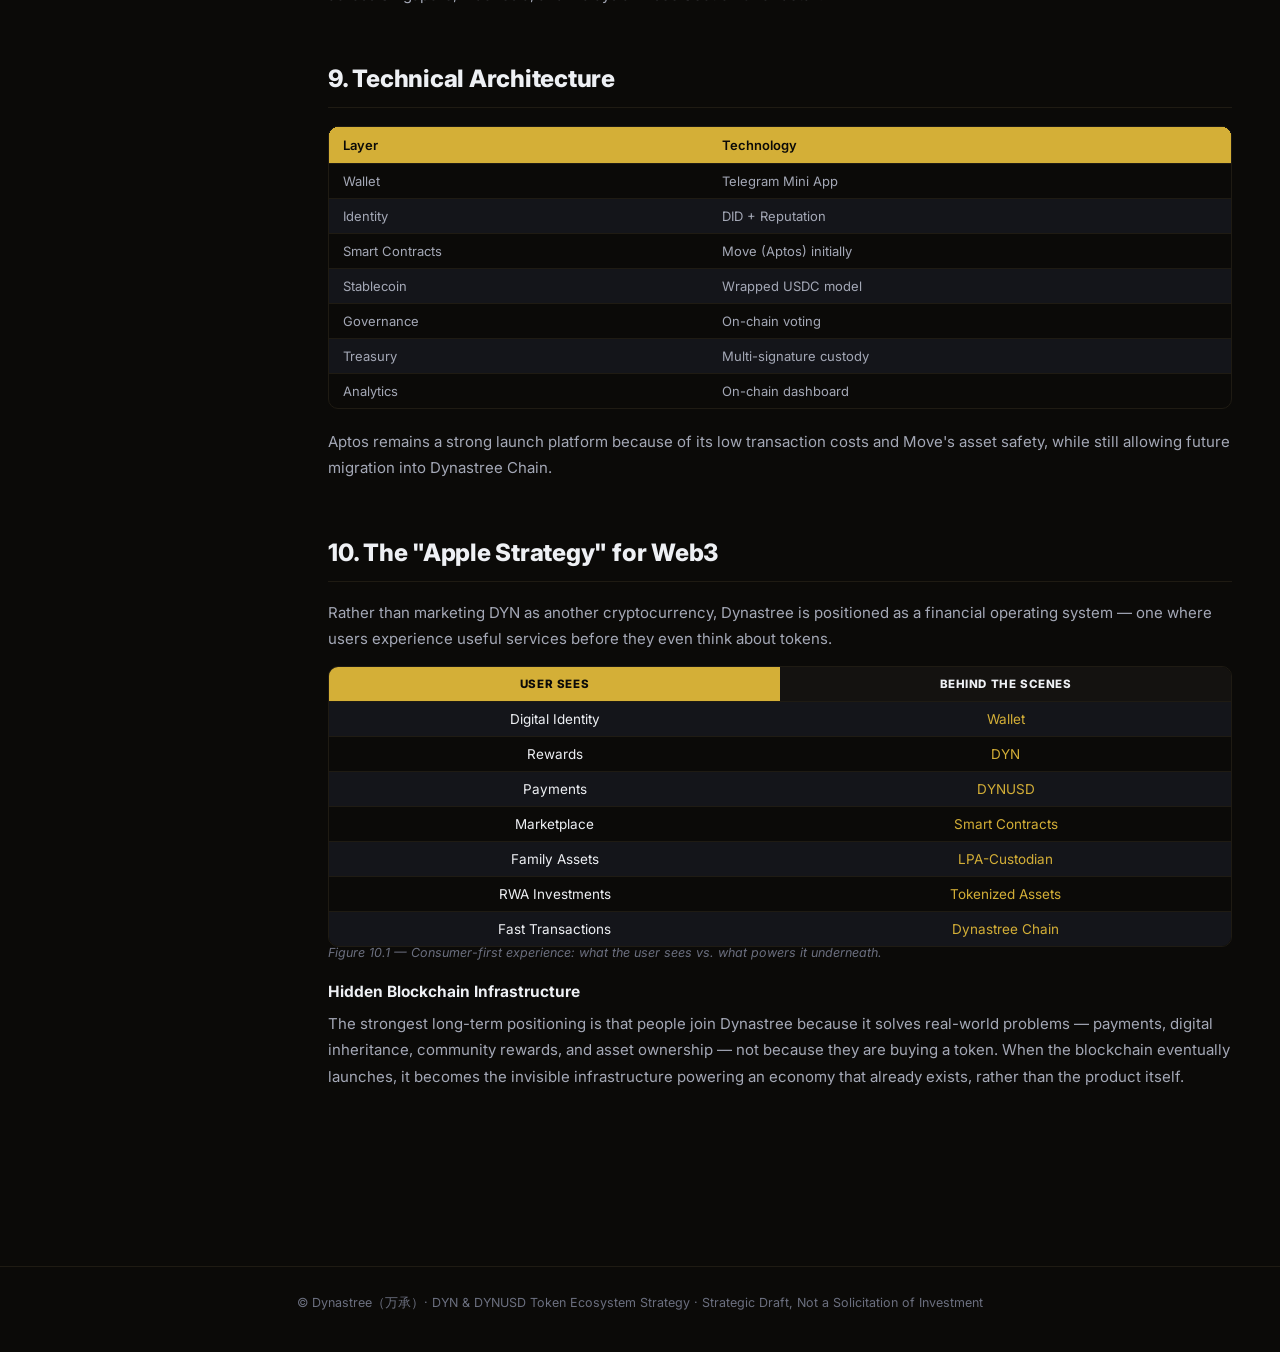
<file: whitepaper.html>
<!DOCTYPE html>
<html lang="en">
<head>
<meta charset="UTF-8">
<meta name="viewport" content="width=device-width, initial-scale=1.0">
<title>Dynastree (万承) — DYN &amp; DYNUSD Whitepaper</title>
<meta name="description" content="Dynastree (万承) Token Ecosystem Strategy — DYN &amp; DYNUSD whitepaper: tokenomics, treasury model, roadmap, and positioning.">
<link rel="icon" href="data:image/svg+xml,<svg xmlns=%22http://www.w3.org/2000/svg%22 viewBox=%220 0 100 100%22><rect width=%22100%22 height=%22100%22 rx=%2220%22 fill=%22%23000%22/><circle cx=%2250%22 cy=%2250%22 r=%2226%22 fill=%22none%22 stroke=%22%23D4AF37%22 stroke-width=%228%22/></svg>">
<link rel="preconnect" href="https://fonts.googleapis.com">
<link rel="preconnect" href="https://fonts.gstatic.com" crossorigin>
<link href="https://fonts.googleapis.com/css2?family=Inter:wght@400;500;600;700;800&family=JetBrains+Mono:wght@400;500;600&display=swap" rel="stylesheet">
<link rel="stylesheet" href="styles.css">
<link rel="stylesheet" href="whitepaper.css">
</head>
<body class="wp-body">

<header class="topbar">
  <div class="topbar-inner">
    <button class="nav-toggle" id="navToggle" aria-label="Toggle navigation">
      <svg width="20" height="20" viewBox="0 0 24 24" fill="none"><path d="M3 6h18M3 12h18M3 18h18" stroke="currentColor" stroke-width="2" stroke-linecap="round"/></svg>
    </button>
    <div class="brand">
      <span class="brand-mark wp-mark" aria-hidden="true"></span>
      <div class="brand-text">
        <span class="brand-title">Dynastree（万承）</span>
        <span class="brand-sub">DYN &amp; DYNUSD Token Ecosystem Strategy</span>
      </div>
    </div>

    <div class="topbar-actions">
      <a class="pdf-btn wp-back-link" href="index.html">
        <svg width="15" height="15" viewBox="0 0 24 24" fill="none"><path d="M11 19l-7-7 7-7M4 12h16" stroke="currentColor" stroke-width="2" stroke-linecap="round" stroke-linejoin="round"/></svg>
        <span>LPA-Custodian Spec</span>
      </a>
      <a id="pdfLink" class="pdf-btn wp-pdf-btn" href="assets/Dynastree_DYN_Whitepaper.pdf" target="_blank" rel="noopener">
        <svg width="15" height="15" viewBox="0 0 24 24" fill="none"><path d="M12 3v12m0 0l-4-4m4 4l4-4M4 17v2a2 2 0 002 2h12a2 2 0 002-2v-2" stroke="currentColor" stroke-width="2" stroke-linecap="round" stroke-linejoin="round"/></svg>
        <span>Download PDF</span>
      </a>
    </div>
  </div>
</header>

<div class="layout">
  <nav class="sidebar" id="sidebar">
    <div class="sidebar-scroll" id="sidebarNav"></div>
  </nav>

  <div class="sidebar-backdrop" id="sidebarBackdrop"></div>

  <main class="content" id="content">
    <!-- sections injected here -->
  </main>
</div>

<footer class="site-footer">
  <span>© Dynastree（万承）· DYN &amp; DYNUSD Token Ecosystem Strategy · Strategic Draft, Not a Solicitation of Investment</span>
</footer>

<script src="whitepaper.js"></script>
</body>
</html>
</file>
<file: styles.css>
:root {
  --bg: #0b0c0f;
  --bg-elevated: #131419;
  --bg-card: #16171d;
  --bg-card-hover: #1c1e26;
  --border: #262832;
  --border-soft: #1d1f27;
  --text: #eef0f4;
  --text-secondary: #a4a8b6;
  --text-muted: #6b6f7f;
  --accent: #ec4899;
  --accent-soft: rgba(236, 72, 153, 0.14);
  --accent-border: rgba(236, 72, 153, 0.45);
  --diagram-bg: #1a1b21;
  --diagram-text: #d7dae2;
  --table-head-bg: #1f2937;
  --table-row-alt: #14151a;
  --radius: 10px;
  --font-sans: 'Inter', -apple-system, BlinkMacSystemFont, 'Segoe UI', 'PingFang SC', 'Microsoft YaHei', sans-serif;
  --font-mono: 'JetBrains Mono', 'SFMono-Regular', Consolas, monospace;
  --header-h: 64px;
}

* { box-sizing: border-box; }

html, body {
  margin: 0;
  padding: 0;
  background: var(--bg);
  color: var(--text);
  font-family: var(--font-sans);
  -webkit-font-smoothing: antialiased;
}

body {
  min-height: 100vh;
  display: flex;
  flex-direction: column;
}

a { color: inherit; }

::selection { background: var(--accent-soft); color: var(--text); }

/* ---------------- Topbar ---------------- */

.topbar {
  position: sticky;
  top: 0;
  z-index: 40;
  height: var(--header-h);
  background: rgba(11, 12, 15, 0.85);
  backdrop-filter: blur(10px);
  border-bottom: 1px solid var(--border-soft);
}

.topbar-inner {
  height: 100%;
  max-width: 1440px;
  margin: 0 auto;
  padding: 0 16px;
  display: flex;
  align-items: center;
  gap: 16px;
}

.nav-toggle {
  display: none;
  background: transparent;
  border: 1px solid var(--border);
  color: var(--text-secondary);
  border-radius: 8px;
  width: 36px;
  height: 36px;
  align-items: center;
  justify-content: center;
  cursor: pointer;
  flex-shrink: 0;
}

.brand {
  display: flex;
  align-items: center;
  gap: 10px;
  flex-shrink: 0;
  min-width: 0;
}

.brand-mark {
  width: 30px;
  height: 30px;
  border-radius: 8px;
  background: #000;
  border: 1.5px solid var(--accent);
  flex-shrink: 0;
  position: relative;
}
.brand-mark::after {
  content: '';
  position: absolute;
  inset: 8px;
  border-radius: 50%;
  border: 2px solid var(--accent);
}

.brand-text {
  display: flex;
  flex-direction: column;
  line-height: 1.15;
  min-width: 0;
}

.brand-title {
  font-weight: 700;
  font-size: 14.5px;
  color: var(--text);
  white-space: nowrap;
}

.brand-sub {
  font-size: 11.5px;
  color: var(--text-muted);
  white-space: nowrap;
  overflow: hidden;
  text-overflow: ellipsis;
}

.topbar-actions {
  margin-left: auto;
  display: flex;
  align-items: center;
  gap: 10px;
  min-width: 0;
}

/* Search */

.search-wrap {
  position: relative;
  width: 260px;
}

.search-icon {
  position: absolute;
  left: 10px;
  top: 50%;
  transform: translateY(-50%);
  color: var(--text-muted);
  pointer-events: none;
}

.search-input {
  width: 100%;
  background: var(--bg-elevated);
  border: 1px solid var(--border);
  border-radius: 8px;
  color: var(--text);
  font-family: var(--font-sans);
  font-size: 13.5px;
  padding: 8px 10px 8px 32px;
  outline: none;
  transition: border-color .15s, box-shadow .15s;
}

.search-input::placeholder { color: var(--text-muted); }

.search-input:focus {
  border-color: var(--accent-border);
  box-shadow: 0 0 0 3px var(--accent-soft);
}

.search-results {
  position: absolute;
  top: calc(100% + 8px);
  left: 0;
  right: 0;
  max-height: 420px;
  overflow-y: auto;
  background: var(--bg-card);
  border: 1px solid var(--border);
  border-radius: var(--radius);
  box-shadow: 0 12px 32px rgba(0,0,0,0.5);
  z-index: 50;
}

.search-result-item {
  display: block;
  width: 100%;
  text-align: left;
  background: transparent;
  border: none;
  border-bottom: 1px solid var(--border-soft);
  color: var(--text);
  padding: 10px 12px;
  cursor: pointer;
  font-family: var(--font-sans);
}
.search-result-item:last-child { border-bottom: none; }
.search-result-item:hover, .search-result-item.active { background: var(--bg-card-hover); }

.search-result-title {
  font-size: 13px;
  font-weight: 600;
  color: var(--text);
  margin-bottom: 3px;
}

.search-result-snippet {
  font-size: 12px;
  color: var(--text-muted);
  line-height: 1.4;
  overflow: hidden;
  display: -webkit-box;
  -webkit-line-clamp: 2;
  -webkit-box-orient: vertical;
}

.search-result-empty {
  padding: 16px 12px;
  color: var(--text-muted);
  font-size: 13px;
}

mark {
  background: var(--accent-soft);
  color: var(--accent);
  border-radius: 3px;
  padding: 0 2px;
}

/* PDF button */

.pdf-btn {
  display: flex;
  align-items: center;
  gap: 6px;
  background: var(--bg-elevated);
  border: 1px solid var(--border);
  color: var(--text);
  border-radius: 8px;
  padding: 8px 12px;
  font-size: 13px;
  font-weight: 500;
  text-decoration: none;
  white-space: nowrap;
  transition: border-color .15s, color .15s;
  flex-shrink: 0;
}
.pdf-btn:hover { border-color: var(--accent-border); color: var(--accent); }

/* Lang toggle */

.lang-toggle {
  display: flex;
  background: var(--bg-elevated);
  border: 1px solid var(--border);
  border-radius: 8px;
  padding: 2px;
  flex-shrink: 0;
}

.lang-btn {
  background: transparent;
  border: none;
  color: var(--text-muted);
  font-family: var(--font-sans);
  font-size: 12.5px;
  font-weight: 600;
  padding: 6px 12px;
  border-radius: 6px;
  cursor: pointer;
  transition: background .15s, color .15s;
}

.lang-btn.active {
  background: var(--accent);
  color: #000;
}

.lang-btn:not(.active):hover { color: var(--text); }

/* ---------------- Layout ---------------- */

.layout {
  flex: 1;
  display: flex;
  max-width: 1440px;
  width: 100%;
  margin: 0 auto;
  align-items: flex-start;
}

.sidebar {
  width: 280px;
  flex-shrink: 0;
  position: sticky;
  top: var(--header-h);
  height: calc(100vh - var(--header-h));
  overflow-y: auto;
  border-right: 1px solid var(--border-soft);
  padding: 20px 8px 40px;
}

.sidebar-scroll { display: flex; flex-direction: column; gap: 2px; }

.nav-item {
  display: block;
  width: 100%;
  text-align: left;
  background: transparent;
  border: none;
  color: var(--text-secondary);
  font-family: var(--font-sans);
  font-size: 13px;
  line-height: 1.4;
  padding: 7px 12px;
  border-radius: 7px;
  cursor: pointer;
  white-space: normal;
}

.nav-item:hover { background: var(--bg-card); color: var(--text); }

.nav-item.active {
  background: var(--accent-soft);
  color: var(--accent);
  font-weight: 600;
}

.sidebar-backdrop {
  display: none;
  position: fixed;
  inset: 0;
  background: rgba(0,0,0,0.6);
  z-index: 29;
}

/* ---------------- Content ---------------- */

.content {
  flex: 1;
  min-width: 0;
  padding: 40px 48px 120px;
}

.section {
  margin-bottom: 56px;
  scroll-margin-top: calc(var(--header-h) + 16px);
}

.section-heading {
  font-size: 24px;
  font-weight: 800;
  letter-spacing: -0.01em;
  color: var(--text);
  margin: 0 0 18px;
  padding-bottom: 14px;
  border-bottom: 1px solid var(--border-soft);
}

.subheading {
  font-size: 15.5px;
  font-weight: 700;
  color: var(--text);
  margin: 26px 0 10px;
}

.section > .subheading:first-of-type { margin-top: 8px; }

p.body-text {
  font-size: 15px;
  line-height: 1.75;
  color: var(--text-secondary);
  margin: 0 0 14px;
}

p.body-text strong { color: var(--text); font-weight: 600; }

ul.bullet-list {
  margin: 0 0 16px;
  padding: 0;
  list-style: none;
}

ul.bullet-list li {
  position: relative;
  font-size: 14.5px;
  line-height: 1.65;
  color: var(--text-secondary);
  padding: 4px 0 4px 20px;
}

ul.bullet-list li::before {
  content: '';
  position: absolute;
  left: 4px;
  top: 14px;
  width: 5px;
  height: 5px;
  border-radius: 50%;
  background: var(--accent);
}

/* Diagrams */

.diagram-wrap {
  margin: 4px 0 20px;
  border-radius: var(--radius);
  overflow-x: auto;
  background: var(--diagram-bg);
  border: 1px solid var(--border-soft);
}

pre.diagram {
  margin: 0;
  padding: 16px 18px;
  font-family: var(--font-mono);
  font-size: 12.5px;
  line-height: 1.5;
  color: var(--diagram-text);
  white-space: pre;
  tab-size: 2;
}

/* Tables */

.table-wrap {
  margin: 4px 0 20px;
  border-radius: var(--radius);
  overflow: auto;
  border: 1px solid var(--border-soft);
}

table.data-table {
  border-collapse: collapse;
  width: 100%;
  min-width: 480px;
  font-size: 13px;
}

table.data-table thead th {
  background: var(--table-head-bg);
  color: #fff;
  text-align: left;
  font-weight: 600;
  padding: 10px 14px;
  white-space: nowrap;
  position: sticky;
  top: 0;
}

table.data-table tbody td {
  padding: 9px 14px;
  border-top: 1px solid var(--border-soft);
  color: var(--text-secondary);
}

table.data-table tbody tr:nth-child(even) { background: var(--table-row-alt); }
table.data-table tbody tr:hover { background: var(--bg-card-hover); }

/* Callouts */

.callout {
  background: #000;
  border: 1.5px solid var(--accent);
  border-radius: 14px;
  padding: 26px 28px;
  margin: 8px 0 24px;
  box-shadow: 0 0 0 1px rgba(236,72,153,0.08), 0 20px 48px rgba(236,72,153,0.08);
}

.callout-label {
  font-size: 11px;
  font-weight: 700;
  letter-spacing: 0.08em;
  text-transform: uppercase;
  color: #9ca3af;
  margin: 0 0 6px;
}

.callout-project {
  font-size: 16px;
  font-weight: 500;
  color: #fff;
  line-height: 1.5;
  margin: 0 0 20px;
}

.callout-invest {
  font-size: 34px;
  font-weight: 800;
  color: var(--accent);
  letter-spacing: -0.01em;
  line-height: 1.1;
}

.callout-stages {
  display: grid;
  grid-template-columns: repeat(3, 1fr);
  gap: 14px;
  margin: 10px 0 24px;
}

.callout-stage {
  text-align: center;
  padding: 16px 8px;
  border: 1px solid rgba(236,72,153,0.25);
  border-radius: 10px;
  background: rgba(236,72,153,0.04);
}

.callout-stage-pct {
  font-size: 26px;
  font-weight: 800;
  color: var(--accent);
  line-height: 1.2;
}

.callout-stage-name {
  font-size: 13px;
  color: #fff;
  margin-top: 4px;
}

.callout-wallet-label {
  font-size: 11px;
  font-weight: 700;
  letter-spacing: 0.08em;
  text-transform: uppercase;
  color: #9ca3af;
  margin: 0 0 8px;
}

.callout-wallet {
  font-family: var(--font-mono);
  font-size: 14.5px;
  color: #fff;
  background: rgba(255,255,255,0.06);
  border: 1px solid rgba(255,255,255,0.1);
  border-radius: 8px;
  padding: 12px 14px;
  word-break: break-all;
  display: flex;
  align-items: center;
  justify-content: space-between;
  gap: 10px;
}

.copy-btn {
  flex-shrink: 0;
  background: var(--accent);
  color: #000;
  border: none;
  border-radius: 6px;
  padding: 6px 10px;
  font-size: 11.5px;
  font-weight: 700;
  font-family: var(--font-sans);
  cursor: pointer;
}
.copy-btn:hover { filter: brightness(1.08); }

/* Footer */

.site-footer {
  text-align: center;
  padding: 28px 16px 40px;
  color: var(--text-muted);
  font-size: 12.5px;
  border-top: 1px solid var(--border-soft);
}

/* Highlight flash on jump */

.section.flash .section-heading {
  animation: flashHead 1.4s ease;
}

@keyframes flashHead {
  0% { color: var(--accent); }
  100% { color: var(--text); }
}

/* ---------------- Responsive ---------------- */

@media (max-width: 980px) {
  .brand-sub { display: none; }
  .search-wrap { width: 180px; }
}

@media (max-width: 820px) {
  .nav-toggle { display: flex; }

  .sidebar {
    position: fixed;
    top: var(--header-h);
    left: 0;
    height: calc(100vh - var(--header-h));
    width: 280px;
    background: var(--bg);
    z-index: 30;
    transform: translateX(-100%);
    transition: transform .2s ease;
    border-right: 1px solid var(--border);
  }

  .sidebar.open { transform: translateX(0); }

  .sidebar-backdrop.show { display: block; }

  .content { padding: 28px 18px 100px; }

  .search-wrap { width: 140px; }
  .pdf-btn span { display: none; }
  .pdf-btn { padding: 8px; }

  .callout-stages { grid-template-columns: 1fr; }

  .section-heading { font-size: 20px; }
}

@media (max-width: 520px) {
  .search-wrap { display: none; }
  .brand-title { font-size: 13px; }
}
</file>
<file: whitepaper.css>
/* Gold theme override — distinct from the pink LPA-Custodian identity */

.wp-body {
  --accent: #d4af37;
  --accent-soft: rgba(212, 175, 55, 0.14);
  --accent-border: rgba(212, 175, 55, 0.45);
  --bg: #0b0a08;
  --bg-elevated: #141210;
  --bg-card: #17140f;
  --bg-card-hover: #1d1912;
  --border: #2a2418;
  --border-soft: #1f1b13;
  --diagram-bg: #141210;
  --table-head-bg: #d4af37;
}

.wp-body table.data-table thead th { color: #0b0a08; }
.wp-body .lang-toggle,
.wp-body .search-wrap { display: none; }

.wp-mark {
  background: #000;
  border-color: var(--accent);
}
.wp-mark::after { border-color: var(--accent); }

.wp-back-link { order: -1; }

/* ---------------- Hero / meta ---------------- */

.wp-hero {
  margin-bottom: 40px;
  padding-bottom: 28px;
  border-bottom: 1px solid var(--border-soft);
}

.wp-hero-title {
  font-size: 30px;
  font-weight: 800;
  letter-spacing: -0.01em;
  margin: 0 0 8px;
  color: var(--text);
}

.wp-hero-subtitle {
  font-size: 14px;
  font-weight: 600;
  letter-spacing: 0.04em;
  text-transform: uppercase;
  color: var(--accent);
  margin: 0 0 18px;
}

.wp-hero-vision {
  font-size: 15.5px;
  line-height: 1.7;
  color: var(--text-secondary);
  max-width: 760px;
  margin: 0;
}

/* ---------------- Shared panel/caption ---------------- */

p.wp-caption {
  font-size: 12.5px;
  font-style: italic;
  color: var(--text-muted);
  margin: -8px 0 22px;
}

.wp-panel {
  background: var(--bg-card);
  border: 1px solid var(--accent-border);
  border-radius: 12px;
  padding: 18px 20px;
  margin: 8px 0 22px;
}

.wp-note {
  background: var(--bg-card);
  border: 1px solid var(--border);
  border-left: 3px solid var(--accent);
  border-radius: 8px;
  padding: 14px 18px;
  margin: 8px 0 22px;
  font-size: 14.5px;
  line-height: 1.65;
  color: var(--text-secondary);
}
.wp-note strong { color: var(--accent); }

/* ---------------- Token compare (DYN vs DYNUSD) ---------------- */

.token-compare {
  display: grid;
  grid-template-columns: 1fr 1fr;
  gap: 16px;
  margin: 8px 0 4px;
}

.token-card {
  border-radius: 12px;
  padding: 18px 20px;
  border: 1.5px solid;
}

.token-card.dyn { background: var(--accent-soft); border-color: var(--accent); }
.token-card.dynusd { background: var(--bg-card); border-color: var(--border); }

.token-card-title {
  font-size: 18px;
  font-weight: 800;
  text-align: center;
  margin-bottom: 2px;
}
.token-card.dyn .token-card-title { color: var(--accent); }
.token-card.dynusd .token-card-title { color: var(--text); }

.token-card-sub {
  font-size: 11.5px;
  text-align: center;
  color: var(--text-muted);
  margin-bottom: 14px;
}

.token-card ul {
  list-style: none;
  margin: 0;
  padding: 0;
}
.token-card li {
  font-size: 13px;
  color: var(--text-secondary);
  padding: 5px 0 5px 16px;
  position: relative;
}
.token-card li::before {
  content: '';
  position: absolute;
  left: 0;
  top: 12px;
  width: 5px;
  height: 5px;
  border-radius: 50%;
}
.token-card.dyn li::before { background: var(--accent); }
.token-card.dynusd li::before { background: var(--text); }

.token-compare-vs {
  grid-column: 1 / -1;
  text-align: center;
  font-size: 11.5px;
  font-style: italic;
  color: var(--text-muted);
  margin: 2px 0 18px;
}

/* ---------------- Three-layer stack ---------------- */

.layer-stack { margin: 8px 0 6px; }

.layer-row {
  border: 1px solid var(--border);
  border-left: 3px solid var(--accent);
  border-radius: 8px;
  padding: 12px 16px;
  margin-bottom: 10px;
  background: var(--bg-card);
}

.layer-name {
  font-size: 12px;
  font-weight: 700;
  letter-spacing: 0.06em;
  color: var(--accent);
  margin-bottom: 4px;
}

.layer-items {
  font-size: 13.5px;
  color: var(--text-secondary);
}

/* ---------------- Utility matrix ---------------- */

.utility-matrix {
  display: grid;
  grid-template-columns: 1fr 1fr;
  gap: 1px;
  background: var(--border-soft);
  border: 1px solid var(--border-soft);
  border-radius: 10px;
  overflow: hidden;
  margin: 8px 0 4px;
}

.um-head {
  background: var(--accent);
  color: #0b0a08;
  font-size: 11.5px;
  font-weight: 800;
  letter-spacing: 0.05em;
  text-align: center;
  padding: 10px 8px;
}
.um-head.later { background: var(--bg-elevated); color: var(--text); }

.um-cell {
  background: var(--bg-card);
  font-size: 13px;
  color: var(--text-secondary);
  text-align: center;
  padding: 9px 8px;
}
.um-cell.empty { background: var(--bg); }

/* ---------------- Pie / donut chart ---------------- */

.pie-wrap {
  display: flex;
  align-items: center;
  gap: 36px;
  flex-wrap: wrap;
  margin: 12px 0 4px;
}

.pie-chart {
  width: 200px;
  height: 200px;
  border-radius: 50%;
  position: relative;
  flex-shrink: 0;
}

.pie-chart::after {
  content: '';
  position: absolute;
  inset: 20%;
  border-radius: 50%;
  background: var(--bg);
}

.pie-center {
  position: absolute;
  inset: 20%;
  display: flex;
  flex-direction: column;
  align-items: center;
  justify-content: center;
  z-index: 1;
  text-align: center;
}
.pie-center-value { font-size: 15px; font-weight: 800; color: var(--accent); }
.pie-center-label { font-size: 10px; color: var(--text-muted); margin-top: 2px; }

.pie-legend { list-style: none; margin: 0; padding: 0; }
.pie-legend li {
  display: flex;
  align-items: center;
  gap: 10px;
  font-size: 13.5px;
  color: var(--text-secondary);
  padding: 5px 0;
}
.pie-swatch { width: 12px; height: 12px; border-radius: 3px; flex-shrink: 0; }

/* ---------------- Emission / roadmap timeline ---------------- */

.emission-timeline {
  display: flex;
  justify-content: space-between;
  align-items: flex-start;
  position: relative;
  margin: 24px 0 10px;
  padding-top: 6px;
}
.emission-timeline::before {
  content: '';
  position: absolute;
  top: 6px;
  left: 4%;
  right: 4%;
  height: 2px;
  background: var(--border);
}
.et-node { flex: 1; text-align: center; position: relative; }
.et-dot {
  width: 11px; height: 11px; border-radius: 50%;
  background: var(--accent);
  margin: 0 auto 8px;
  position: relative; z-index: 1;
}
.et-label { font-size: 12px; font-weight: 700; color: var(--text); }
.et-pct { font-size: 15px; font-weight: 800; color: var(--accent); margin-top: 4px; }

.roadmap-timeline {
  display: grid;
  grid-template-columns: repeat(4, 1fr);
  gap: 14px;
  margin: 20px 0 6px;
}
.rt-phase {
  border: 1px solid var(--border);
  border-top: 3px solid var(--accent);
  border-radius: 10px;
  padding: 14px 12px;
  background: var(--bg-card);
}
.rt-phase-num { font-size: 12px; font-weight: 800; color: var(--accent); }
.rt-phase-dur { font-size: 10.5px; color: var(--text-muted); margin: 2px 0 8px; }
.rt-phase-title { font-size: 14px; font-weight: 700; color: var(--text); margin-bottom: 8px; }
.rt-phase-items { list-style: none; margin: 0; padding: 0; }
.rt-phase-items li {
  font-size: 11.5px;
  color: var(--text-secondary);
  padding: 3px 0 3px 12px;
  position: relative;
  line-height: 1.4;
}
.rt-phase-items li::before {
  content: '•'; position: absolute; left: 0; color: var(--accent);
}

/* ---------------- Flow chain (linear steps) ---------------- */

.flow-chain {
  display: flex;
  align-items: center;
  gap: 4px;
  flex-wrap: wrap;
  margin: 14px 0 6px;
}
.fc-step {
  flex: 1;
  min-width: 130px;
  border: 1px solid var(--border);
  border-radius: 10px;
  background: var(--bg-card);
  padding: 12px 10px;
  text-align: center;
  font-size: 12.5px;
  color: var(--text);
  font-weight: 600;
}
.fc-arrow {
  color: var(--accent);
  font-size: 18px;
  flex-shrink: 0;
  padding: 0 2px;
}
.fc-reverse {
  text-align: center;
  font-size: 12px;
  font-style: italic;
  color: var(--text-muted);
  margin: 10px 0 20px;
  padding-top: 10px;
  border-top: 1px dashed var(--border);
}

/* ---------------- Ecosystem flow (tree diagram) ---------------- */

.eco-flow { margin: 16px 0 6px; }
.eco-row { display: flex; justify-content: center; gap: 16px; margin: 8px 0; }
.eco-node {
  border: 1px solid var(--border);
  border-radius: 10px;
  background: var(--bg-card);
  padding: 12px 18px;
  text-align: center;
  min-width: 130px;
}
.eco-node.primary { border-color: var(--accent); background: var(--accent-soft); }
.eco-node-title { font-size: 13px; font-weight: 700; color: var(--text); }
.eco-node.primary .eco-node-title { color: var(--accent); }
.eco-node-sub { font-size: 10.5px; color: var(--text-muted); margin-top: 2px; }
.eco-connector { text-align: center; color: var(--text-muted); font-size: 13px; margin: -2px 0; }
.eco-note {
  text-align: center;
  font-size: 12px;
  font-style: italic;
  color: var(--text-muted);
  margin: 12px 0 6px;
}

/* ---------------- Loop cycle ---------------- */

.loop-cycle {
  display: grid;
  grid-template-columns: repeat(4, 1fr);
  gap: 10px;
  margin: 14px 0 6px;
  align-items: center;
}
.loop-node {
  border: 1px solid var(--border);
  border-radius: 10px;
  background: var(--bg-card);
  padding: 12px 8px;
  text-align: center;
  font-size: 12px;
  font-weight: 600;
  color: var(--text);
  position: relative;
}
.loop-arrow-row {
  grid-column: 1 / -1;
  text-align: center;
  color: var(--accent);
  font-size: 12px;
  letter-spacing: 2px;
}

/* ---------------- Asset strip ---------------- */

.asset-strip {
  display: flex;
  gap: 4px;
  margin: 14px 0 8px;
}
.asset-seg {
  flex: 1;
  text-align: center;
  padding: 12px 4px;
  border-radius: 8px;
  font-size: 11px;
  color: var(--text);
  font-weight: 600;
}

/* ---------------- Ladder (ambassador levels) ---------------- */

.ladder {
  display: flex;
  align-items: flex-end;
  gap: 8px;
  margin: 20px 0 8px;
  flex-wrap: wrap;
}
.ladder-step {
  flex: 1;
  min-width: 110px;
  border: 1px solid var(--accent-border);
  border-radius: 10px;
  background: var(--bg-card);
  padding: 12px 10px;
  text-align: center;
}
.ladder-step-name { font-size: 13px; font-weight: 700; color: var(--accent); }
.ladder-step-req { font-size: 10.5px; color: var(--text-muted); margin-top: 4px; }

/* ---------------- User sees / behind the scenes ---------------- */

.user-sees-table { margin: 10px 0 6px; border-radius: 10px; overflow: hidden; border: 1px solid var(--border-soft); }
.us-row { display: grid; grid-template-columns: 1fr 1fr; }
.us-head { background: var(--accent); color: #0b0a08; font-weight: 800; font-size: 11.5px; letter-spacing: 0.05em; text-align: center; padding: 10px; }
.us-head.behind { background: var(--bg-elevated); color: var(--text); }
.us-cell { padding: 9px 12px; font-size: 13.5px; text-align: center; border-top: 1px solid var(--border-soft); }
.us-row:nth-child(even) .us-cell { background: var(--table-row-alt); }
.us-cell.front { color: var(--text); }
.us-cell.behind { color: var(--accent); }

/* ---------------- Dashboard mock ---------------- */

.dashboard-mock {
  display: grid;
  grid-template-columns: repeat(3, 1fr);
  gap: 12px;
  margin: 14px 0 4px;
}
.dm-tile {
  border: 1px solid var(--accent-border);
  border-radius: 10px;
  background: var(--bg-card);
  padding: 16px 10px;
  text-align: center;
}
.dm-value { font-size: 16px; font-weight: 800; color: var(--accent); }
.dm-label { font-size: 10.5px; color: var(--text-muted); margin-top: 6px; }
.dm-flag {
  text-align: center;
  font-size: 11.5px;
  font-style: italic;
  color: var(--text-muted);
  margin: 10px 0 20px;
}

/* ---------------- Responsive ---------------- */

@media (max-width: 820px) {
  .token-compare { grid-template-columns: 1fr; }
  .utility-matrix { grid-template-columns: 1fr; }
  .roadmap-timeline { grid-template-columns: 1fr 1fr; }
  .loop-cycle { grid-template-columns: 1fr 1fr; }
  .dashboard-mock { grid-template-columns: 1fr; }
  .pie-wrap { justify-content: center; }
  .wp-hero-title { font-size: 24px; }
}

@media (max-width: 560px) {
  .roadmap-timeline { grid-template-columns: 1fr; }
  .flow-chain { flex-direction: column; }
  .fc-arrow { transform: rotate(90deg); }
  .asset-strip { flex-wrap: wrap; }
  .asset-seg { flex: 1 1 45%; }
}
</file>
